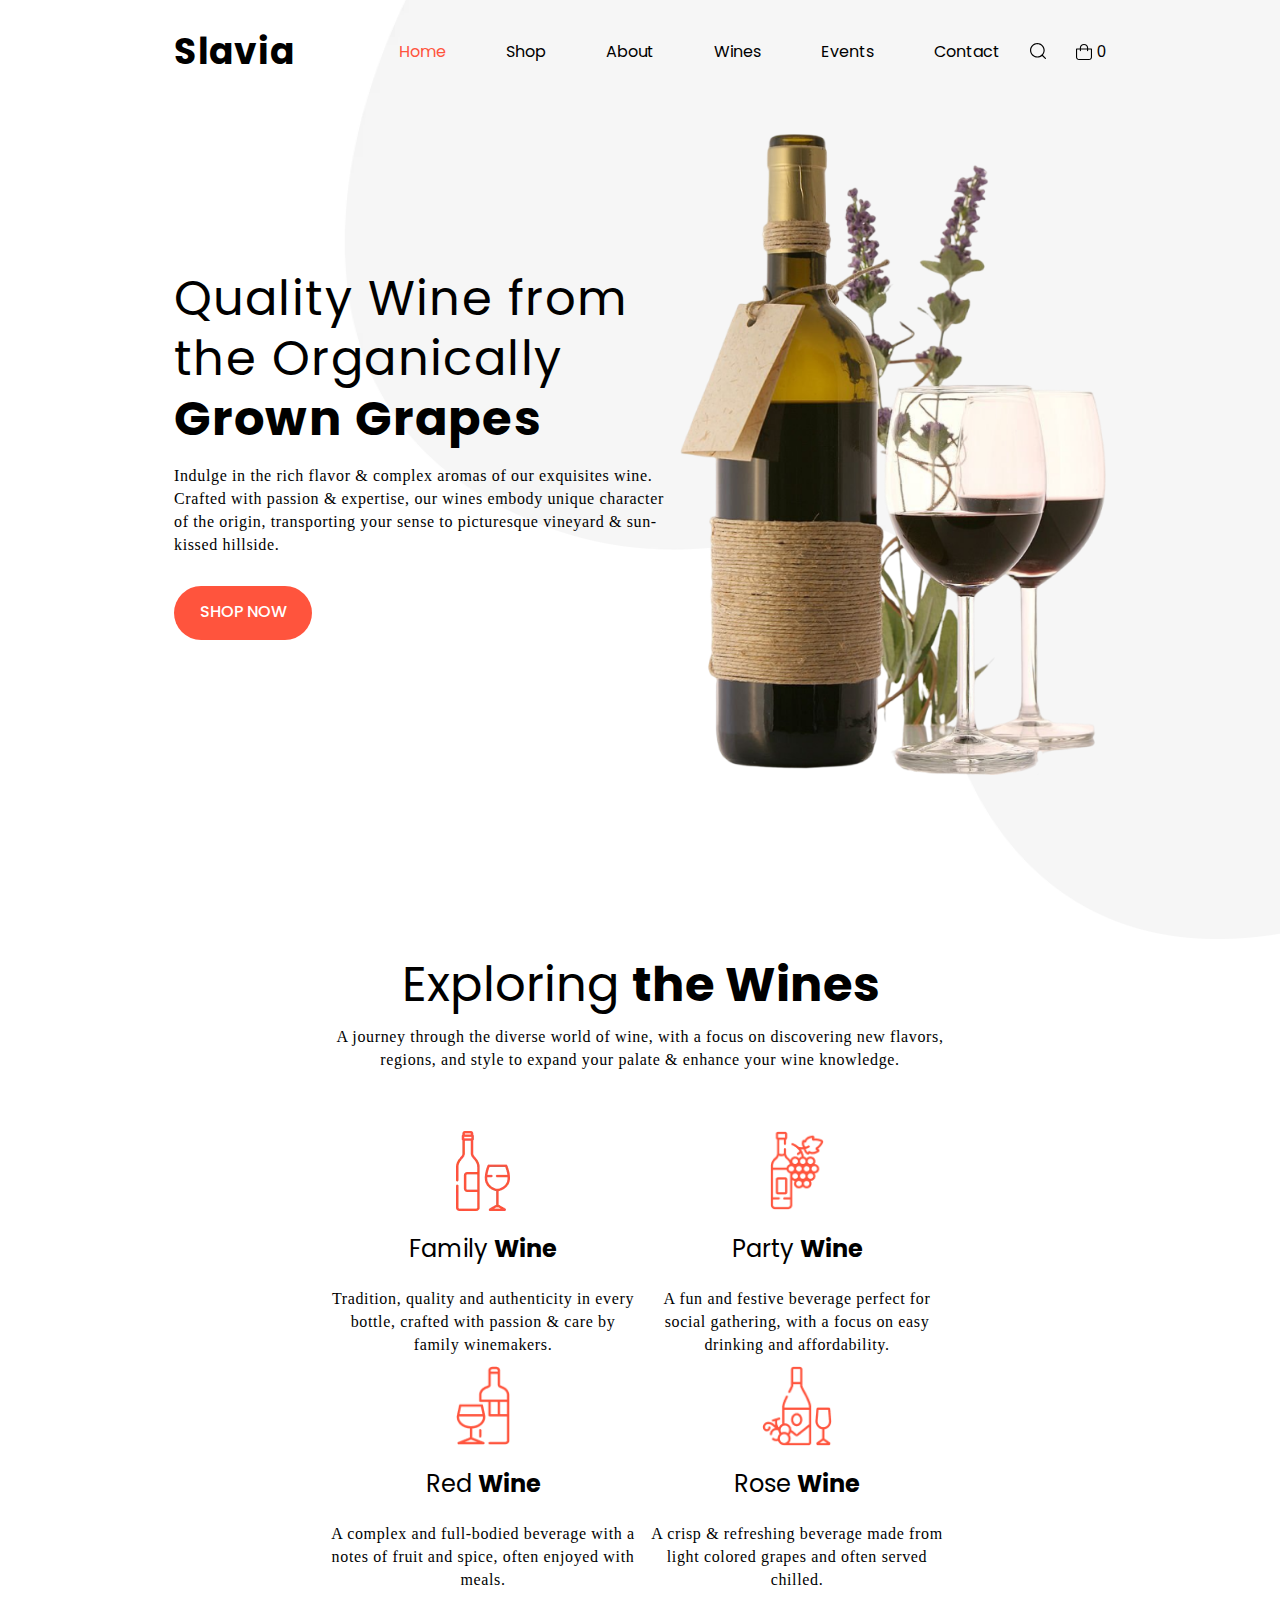
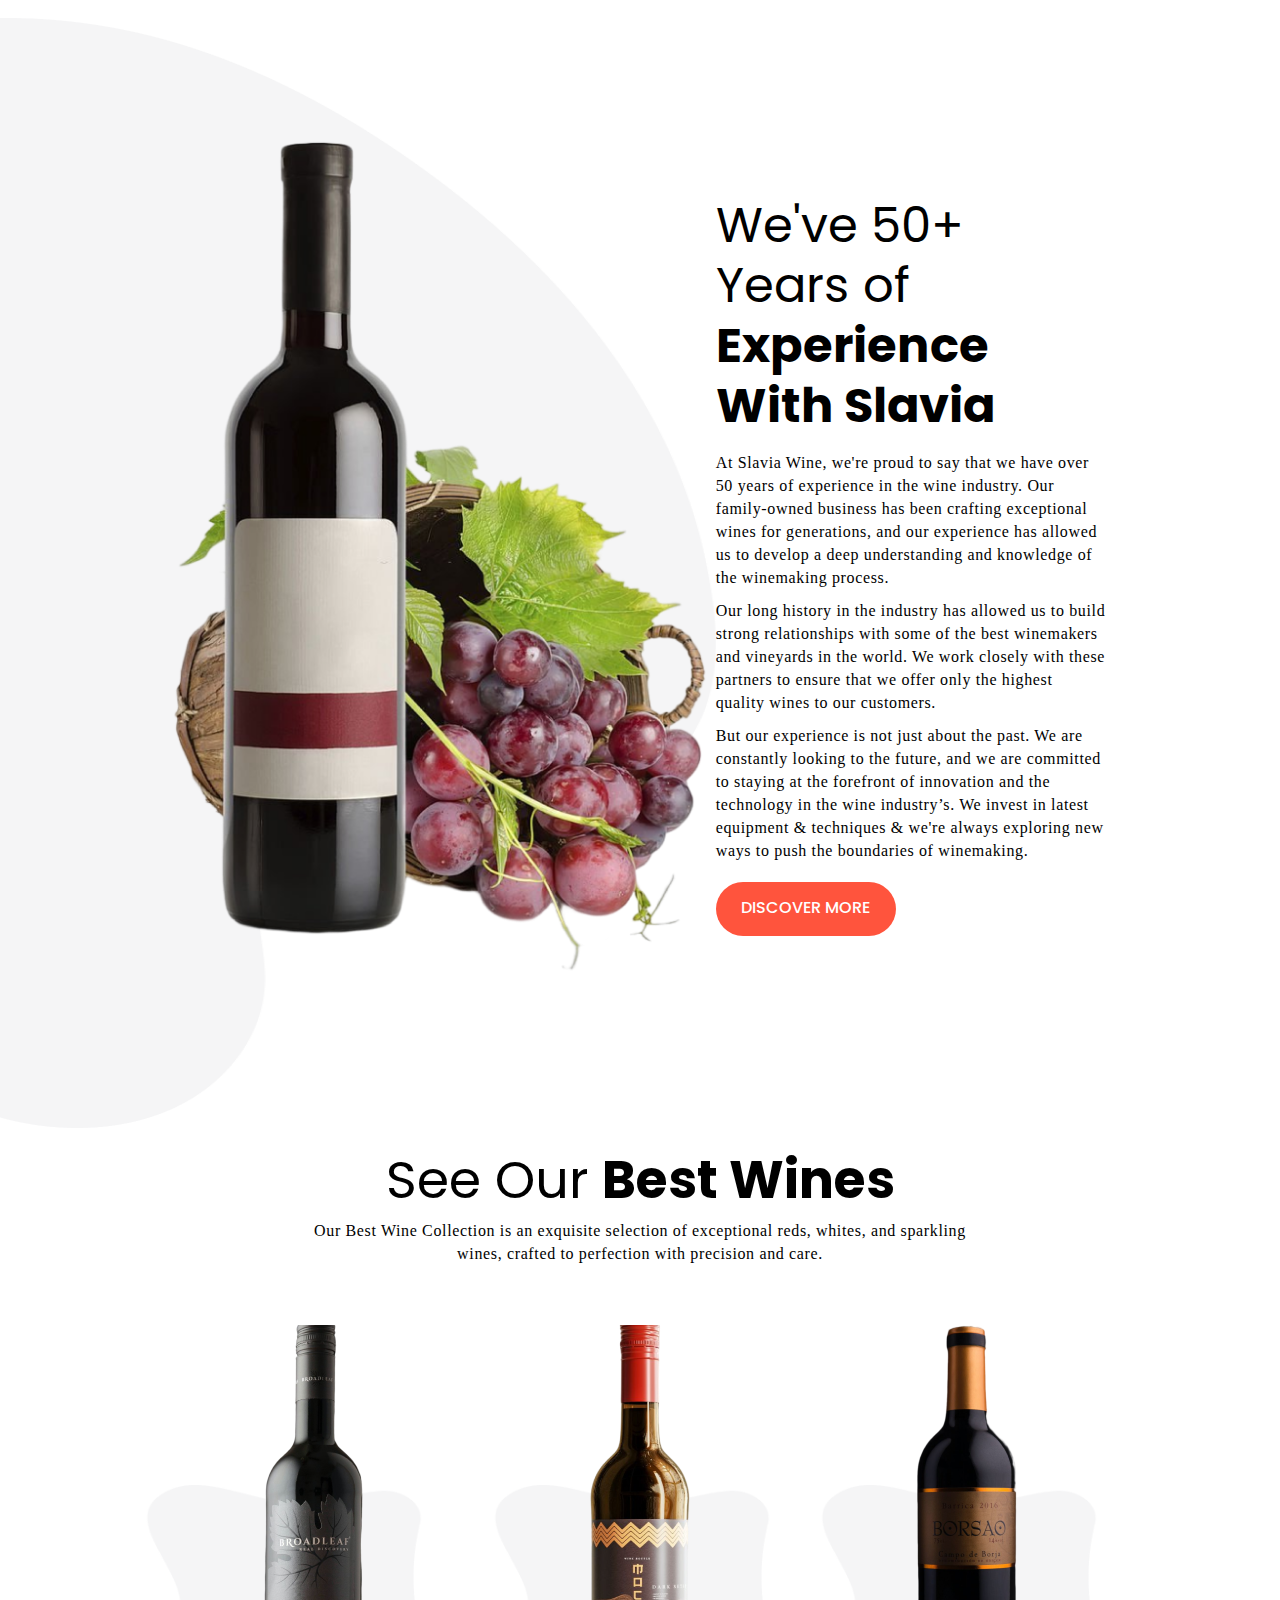
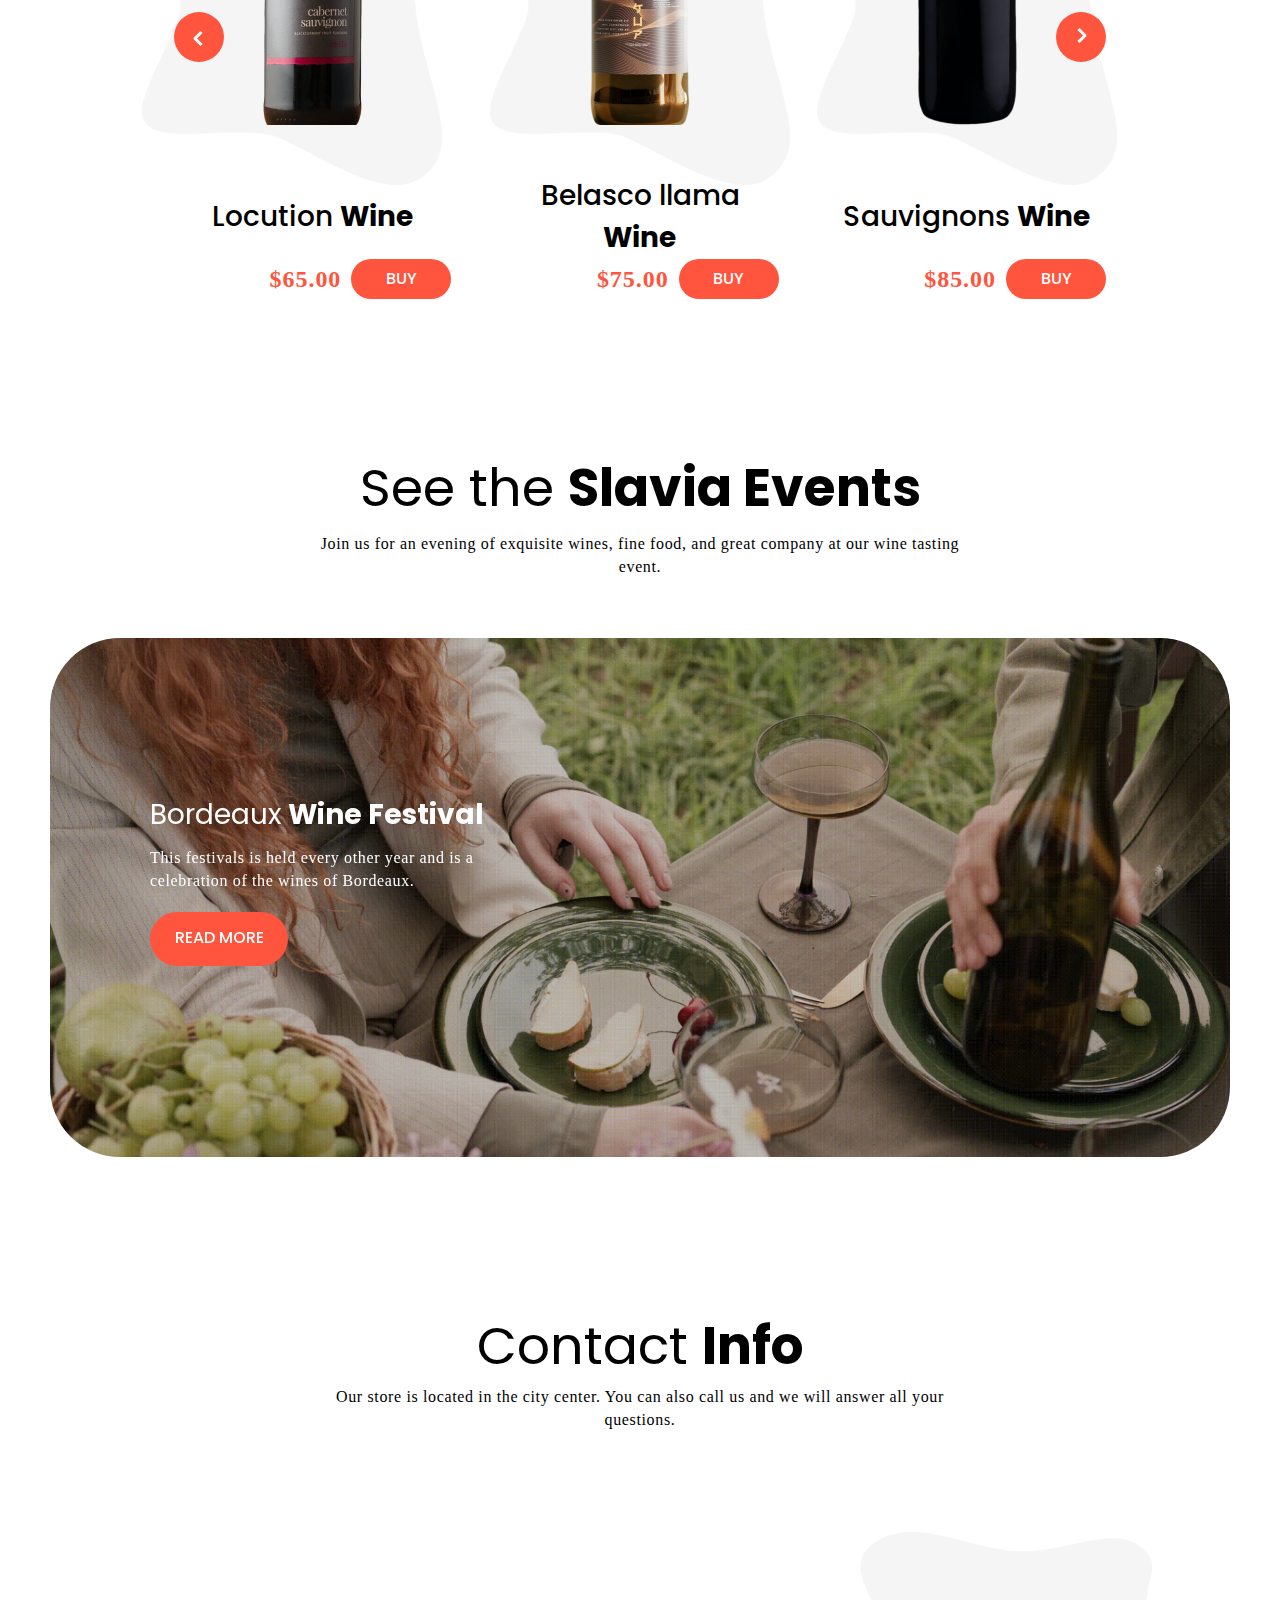
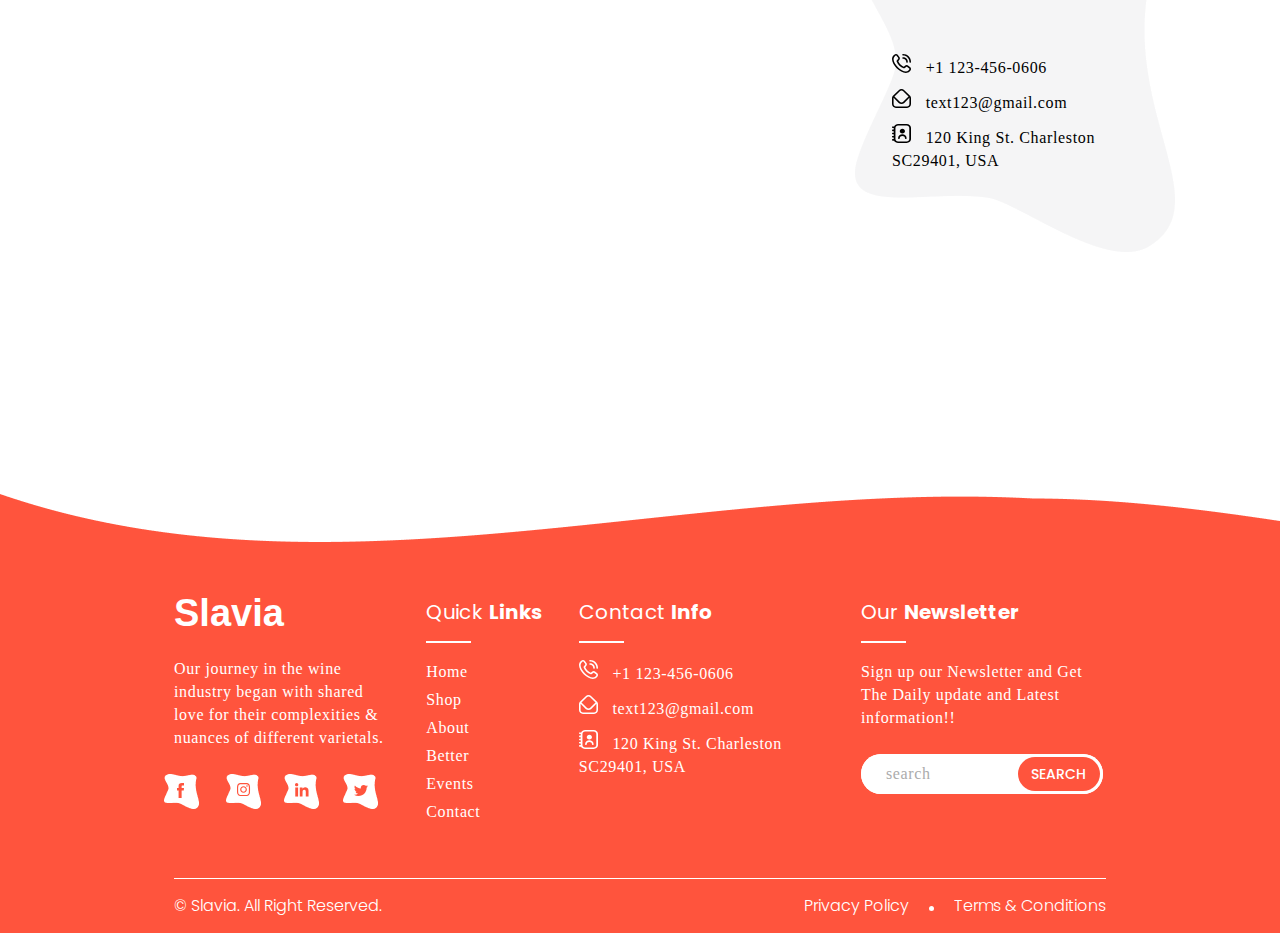
<file: index.html>
<!DOCTYPE html>
<html lang="en">
  <head>
  <meta charset="UTF-8" />
  <meta http-equiv="X-UA-Compatible" content="IE=edge" />
  <meta name="viewport" content="width=device-width, initial-scale=1.0" />
  <link
  rel="stylesheet"
  href="https://cdn.jsdelivr.net/npm/swiper@9/swiper-bundle.min.css?-v=20230626225344"
/>
  <link rel="stylesheet" href="css/style.min.css?-v=20230626225344" />
        <!--не удалять этот скрипт-->
        <script defer src="https://cdn.jsdelivr.net/npm/swiper@9/swiper-bundle.min.js?-v=20230626225344"></script>
<script defer src="js/app.min.js?-v=20230626225344"></script>

  <title>Главная</title>
</head>


  <body>
    <div class="n__con page__section_1">

      <div class="wrapper">
        <!-- 111111111111111111111111111111111111 -->
<!-- для одностраничников плавный переход -->
<!-- data-goto=".page__section_1 атрибут обязателен для ссылок. Для секций куда нужно плавно скролить установить класс page__section_1 -->
<!-- 222222222222222222222222222222222222222 -->
<!-- для многостраничников -->
<!-- <a href="../about.html"class="menu__link ">Раздел1</a>  установить условие. Для другой страницы установить-->

<div class="header__menu menu ">
  <div class="logo">
    <a href="##">Slavia</a>
  </div>
  <div class="menu__container">
    <nav class="menu__body">
      <ul class="menu__list">
        <li class="menu__item">
          <a
            data-goto=".page__section_1"
            href="index.html"
            class="menu__link  "
            >Home</a
          >
        </li>
        <li class="menu__item">
          <a
            
            href="shop.html"
            class="menu__link "
            >Shop</a
          >
        </li>
        <li class="menu__item">
          <a
            data-goto=".page__section_3"
            href="index.html?pageSection=page__section_3"
            class="menu__link "
            >About</a
          >
        </li>
        <li class="menu__item">
          <a
            data-goto=".page__section_4"
            href="index.html?pageSection=page__section_4"
            class="menu__link "
            >Wines</a
          >
        </li>
        <li class="menu__item">
          <a
            data-goto=".page__section_5"
            href="index.html?pageSection=page__section_5"
            class="menu__link "
            >Events</a
          >
        </li>
        <li class="menu__item">
          <a
            data-goto=".page__section_6"
            href="index.html?pageSection=page__section_6"
            class="menu__link "
            >Contact</a
          >
        </li>
      </ul>
    </nav>
    <div class="search__container">
      <svg
        class="search__svg"
        width="16"
        height="16"
        viewBox="0 0 16 16"
        xmlns="http://www.w3.org/2000/svg"
      >
        <path
          d="M7.35483 14.5707C9.13146 14.5707 10.7632 13.9411 12.0373 12.8984L14.9934 15.8272C15.1087 15.9414 15.2595 16 15.4103 16C15.561 16 15.7118 15.9414 15.8271 15.8272C16.0576 15.5988 16.0576 15.2268 15.8271 14.9984L12.8828 12.0813C14.0179 10.7985 14.7067 9.12026 14.7067 7.28684C14.7067 3.26853 11.4077 0 7.35187 0C3.29607 0 0 3.2656 0 7.28391C0 11.3022 3.29903 14.5707 7.35483 14.5707ZM7.35483 1.16859C10.7573 1.16859 13.5272 3.90994 13.5272 7.28391C13.5272 10.6579 10.7573 13.3992 7.35483 13.3992C3.95233 13.3992 1.18245 10.655 1.18245 7.28391C1.18245 3.91287 3.95233 1.16859 7.35483 1.16859Z"
        />
      </svg>
      <div class="menu__search search d-none">
        <input type="text" placeholder="search" />
        <div class="buton__search button__layout">search</div>
      </div>
    </div>
    <div class="busket__container">
      <svg
        class="busket__svg"
        width="16"
        height="16"
        viewBox="0 0 16 16"
        xmlns="http://www.w3.org/2000/svg"
      >
        <path
          d="M3.11172 16H12.8883C14.6041 16 16 14.7545 16 13.2234V4.92308C16 4.65231 15.7517 4.43077 15.4483 4.43077H12.1379V3.69231C12.1379 1.65662 10.2814 0 8 0C5.71862 0 3.86207 1.65662 3.86207 3.69231V4.43077H0.551724C0.248276 4.43077 0 4.65231 0 4.92308V13.2234C0 14.7545 1.39586 16 3.11172 16ZM4.96552 3.69231C4.96552 2.19815 6.32552 0.984615 8 0.984615C9.67448 0.984615 11.0345 2.19815 11.0345 3.69231V4.43077H4.96552V3.69231ZM1.10345 5.41538H3.86207V6.64615C3.86207 6.91692 4.11034 7.13846 4.41379 7.13846C4.71724 7.13846 4.96552 6.91692 4.96552 6.64615V5.41538H11.0345V6.64615C11.0345 6.91692 11.2828 7.13846 11.5862 7.13846C11.8897 7.13846 12.1379 6.91692 12.1379 6.64615V5.41538H14.8966V13.2234C14.8966 14.2105 13.9945 15.0154 12.8883 15.0154H3.11172C2.00552 15.0154 1.10345 14.2105 1.10345 13.2234V5.41538Z"
        />
      </svg>
      <span class="busket__counter">0</span>
    </div>
    <button type="button" class="icon-menu"><span></span></button>
  </div>
</div>

        <header class="header">
  <div class="header__container _container">
    <div class="header__qualitywine">
      <h3>Quality Wine from the Organically <span>Grown Grapes</span></h3>
      <p>
        Indulge in the rich flavor & complex aromas of our exquisites wine.
        Crafted with passion & expertise, our wines embody unique character of
        the origin, transporting your sense to picturesque vineyard & sun-kissed
        hillside.
      </p>
      <div class="header__button button__layout">
        <a href="shop.html">
          Shop Now
        </a>
      </div> 
    </div>
    <div id="shopNowBtn" class="header__image"><img src="img/[Downloader 3.png" alt="wine"></div>
  </div>
</header>

        <main class="page">
          <div class="about page__section_3">
  <div class="about__container">
    <h3>Exploring <span>the Wines</span></h3>
    <p>
      A journey through the diverse world of wine, with a focus on discovering
      new flavors, regions, and style to expand your palate & enhance your wine
      knowledge.
    </p>
    <div class="about__list">
      <div class="about__item">
        <div class="about__img">
          <picture><source srcset="img/Group.webp" type="image/webp"><img src="img/Group.png" alt="family wine" /></picture>
        </div>
        <h5>Family <span>Wine</span></h5>
        <p>
          Tradition, quality and authenticity in every bottle, crafted with
          passion & care by family winemakers.
        </p>
      </div>
      <div class="about__item">
        <div class="about__img">
          <img src="img/Group 1000004971.png" alt="family wine" />
        </div>
        <h5>Party <span>Wine</span></h5>
        <p>
          A fun and festive beverage perfect for social gathering, with a focus
          on easy drinking and affordability.
        </p>
      </div>
      <div class="about__item">
        <div class="about__img">
          <img src="img/Group (1).png" alt="family wine" />
        </div>
        <h5>Red <span>Wine</span></h5>
        <p>
          A complex and full-bodied beverage with a notes of fruit and spice,
          often enjoyed with meals.
        </p>
      </div>
      <div class="about__item">
        <div class="about__img">
          <img src="img/Group 1000004974.png" alt="family wine" />
        </div>
        <h5>Rose <span>Wine</span></h5>
        <p>
          A crisp & refreshing beverage made from light colored grapes and often
          served chilled.
        </p>
      </div>
    </div>
    <div class="about__body">
      <div class="about__body_img">
        <img src="img/[Downloader 12.png" alt="" />
      </div>
      <div class="about__content">
        <h5>We've 50+ Years of <span>Experience With Slavia</span></h5>
        <p>
          At Slavia Wine, we're proud to say that we have over 50 years of
          experience in the wine industry. Our family-owned business has been
          crafting exceptional wines for generations, and our experience has
          allowed us to develop a deep understanding and knowledge of the
          winemaking process.
        </p>
        <p>
          Our long history in the industry has allowed us to build strong
          relationships with some of the best winemakers and vineyards in the
          world. We work closely with these partners to ensure that we offer
          only the highest quality wines to our customers.
        </p>
        <p>
          But our experience is not just about the past. We are constantly
          looking to the future, and we are committed to staying at the
          forefront of innovation and the technology in the wine industry’s. We
          invest in latest equipment & techniques & we're always exploring new
          ways to push the boundaries of winemaking.
        </p>
        <div class="about__button button__layout">
          <a target="_blank" href="https://en.wikipedia.org/wiki/Wine#Tasting"> Discover More </a>
        </div>
      </div>
    </div>
  </div>
</div>

          <div class="bestwines page__section_4" >
  <div class="bestwines__container">
    <h5>See Our <span>Best Wines</span></h5>
    <p>
      Our Best Wine Collection is an exquisite selection of exceptional reds,
      whites, and sparkling wines, crafted to perfection with precision and
      care.
    </p>
    <div class="bestwines__body">
      <div class="bestwines__list bestwines__items">
        <div class="bestwines__item" data-id="9">
          <div class="bestwines__img">
            <img
              src="img/forDB/red/tony-flood-Ifm8MA4_4sw-unsplash.png"
              alt=""
            />
          </div>
          <p class="bestwines__name">Locution <span>Wine</span></p>
          <div class="buy">
              <p class="buy__price">$<span>65.00</span></p>
              <div class="buy__btn button__layout">buy</div>
              <div class="buy__counter d-none">
                <div id="minus" >-</div>
                <span id="count">1</span>
                <div id="plus">+</div>
              </div>
            </div>
        </div>
        <div class="bestwines__item" data-id="10">
            <div class="bestwines__img">
              <img
                src="img/forDB/white/pmv-chamara-4xW_XQcFoAM-unsplash.png"
                alt=""
              />
            </div>
            <p class="bestwines__name">Belasco llama <span>Wine</span></p>
            <div class="buy">
                <p class="buy__price">$<span>75.00</span></p>
                <div class="buy__btn button__layout">buy</div>
                <div class="buy__counter d-none">
                  <div id="minus" >-</div>
                  <span id="count">1</span>
                  <div id="plus">+</div>
                </div>
              </div>
          </div>
          <div class="bestwines__item" data-id="8">
            <div class="bestwines__img">
              <img
                src="img/forDB/red/isaac-quesada-eWGB9ukjWRc-unsplash.png"
                alt=""
              />
            </div>
            <p class="bestwines__name">Sauvignons <span>Wine</span></p>
            <div class="buy">
                <p class="buy__price">$<span>85.00</span></p>
                <div class="buy__btn button__layout">buy</div>
                <div class="buy__counter d-none">
                  <div id="minus" >-</div>
                  <span id="count">1</span>
                  <div id="plus">+</div>
                </div>
              </div>
          </div>
      </div>
      <div class="bestwines__btn_left"><span></span></div>
      <div class="bestwines__btn_right"><span></span></div>
    </div>
  </div>
</div>

          
        </main>
      </div>
      <div class="events page__section_5">
  <h5>See the <span>Slavia Events</span></h5>
  <p>
    Join us for an evening of exquisite wines, fine food, and great company at
    our wine tasting event.
  </p>
  <div class="events__container">
    <div class="events__list">
      <div class="events__link">
        <div class="events__img">
          <picture><source srcset="img/festival.webp" type="image/webp"><img src="img/festival.png" alt="festival"></picture>
        </div>
        <div class="events__body">
          <h5>Bordeaux <span>Wine Festival</span> </h5>
          <p>
            This festivals is held every other year and is a celebration of the
            wines of Bordeaux.
          </p>
          <a href="##">Read More</a>
        </div>
      </div>
      <div class="events__link">
        <div class="events__img">
          <picture><source srcset="img/expe.webp" type="image/webp"><img src="img/expe.png" alt="expe"></picture>
        </div>
        <div class="events__body">
          <h5>Spectator <span>Wine Expe.</span></h5>
          <p>
            It features over 250 wineries from around the world and includes
            testing's & food pairings.
          </p>
          <a href="##">Read More</a>
        </div>
      </div>
      <div class="events__link">
        <div class="events__img">
          <picture><source srcset="img/train.webp" type="image/webp"><img src="img/train.png" alt="trains"></picture>
        </div>
        <div class="events__body">
          <h5>Napa Valley <span>Wine Train</span></h5>
          <p>
            The Napa Valley Wine Train takes you on their scenic journey through
            Napa Valley.
          </p>
          <a href="##">Read More</a>
        </div>
      </div>
    </div>
  </div>
  <div class="slide-swiper__container swiper">
    <!-- Additional required wrapper -->
    <div class="slide-swiper__wrapper swiper-wrapper">
      <!-- Slides -->
      <div class="slide-swiper__item swiper-slide">
        <div class="slide-swiper__img">
          <img src="img/Mask group.png" alt="" />
        </div>
        <div class="events__description">
          <h5>Bordeaux <span>Wine Festival</span> </h5>
          <p>
            This festivals is held every other year and is a celebration of the
            wines of Bordeaux.
          </p>
          <div class="read-more button__layout">
            <a href="##">Read More</a>
          </div>
        </div>
      </div>
      <div class="slide-swiper__item swiper-slide">
        <div class="slide-swiper__img">
          <img
            src="img/1645054103_1-fikiwiki-com-p-kartinki-rozovoe-vino-1.jpg"
            alt=""
          />
        </div>
        <div class="events__description">
          <h5>Spectator <span>Wine Expe.</span></h5>
          <p>
            It features over 250 wineries from around the world and includes
            testing's & food pairings.
          </p>
          <div class="read-more button__layout">
            <a href="##">Read More</a>
          </div>
        </div>
      </div>
      <div class="slide-swiper__item swiper-slide">
        <div class="slide-swiper__img">
          <picture><source srcset="img/nemetskoye-vino-vino_i_bokal.webp" type="image/webp"><img src="img/nemetskoye-vino-vino_i_bokal.jpg" alt="" /></picture>
        </div>
        <sdiv class="events__description">
          <h5>Napa Valley <span>Wine Train</span></h5>
          <p>
            The Napa Valley Wine Train takes you on their scenic journey through
            Napa Valley.
          </p>
          <div class="read-more button__layout">
            <a href="##">Read More</a>
          </div>
        </sdiv>
      </div>
      ...
    </div>
    <!-- If we need pagination -->
    <div class="swiper-pagination"></div>
  </div>
</div>

      <div class="cotacts page__section_6">
  <div class="contacts__cotainer">
    <h5 id="contacts">Contact <span>Info</span></h5>
    <p>
      Our store is located in the city center. You can also call us and we will
      answer all your questions.
    </p>
    <div class="cotacts__body">
      <div class="contscts__maps">
        <iframe
          src="https://www.google.com/maps/embed?pb=!1m18!1m12!1m3!1d3354.5871605504976!2d-79.9325399!3d32.7766873!2m3!1f0!2f0!3f0!3m2!1i1024!2i768!4f13.1!3m3!1m2!1s0x88fe7a104df45875%3A0x961a7ca2436378eb!2zMTIwIEtpbmcgU3QsIENoYXJsZXN0b24sIFNDIDI5NDAxLCDQodCo0JA!5e0!3m2!1sru!2sru!4v1685647507186!5m2!1sru!2sru"
          width="600"
          height="450"
          style="border: 0"
          allowfullscreen=""
          loading="lazy"
          referrerpolicy="no-referrer-when-downgrade"
        ></iframe>
      </div>
      <div class="cotacts__info">
        <div class="footer__item footer__item_three contact__item">
          <ul>
            <li>
              <svg
                width="19"
                height="19"
                viewBox="0 0 19 19"
                fill="white"
                xmlns="http://www.w3.org/2000/svg"
              >
                <path
                  d="M10.2775 0.794236C10.2775 0.583927 10.361 0.382232 10.5097 0.233522C10.6584 0.0848111 10.8601 0.00126635 11.0704 0.00126635C13.1728 0.00357515 15.1883 0.839764 16.6749 2.32637C18.1615 3.81297 18.9977 5.82858 19 7.93096C19 8.14127 18.9165 8.34296 18.7677 8.49167C18.619 8.64038 18.4173 8.72393 18.207 8.72393C17.9967 8.72393 17.795 8.64038 17.6463 8.49167C17.4976 8.34296 17.4141 8.14127 17.4141 7.93096C17.4122 6.24907 16.7432 4.63661 15.554 3.44733C14.3647 2.25806 12.7523 1.58909 11.0704 1.5872C10.8601 1.5872 10.6584 1.50366 10.5097 1.35495C10.361 1.20624 10.2775 1.00454 10.2775 0.794236ZM11.0704 4.75908C11.9116 4.75908 12.7184 5.09326 13.3132 5.6881C13.9081 6.28295 14.2423 7.08973 14.2423 7.93096C14.2423 8.14127 14.3258 8.34296 14.4745 8.49167C14.6232 8.64038 14.8249 8.72393 15.0352 8.72393C15.2455 8.72393 15.4472 8.64038 15.5959 8.49167C15.7446 8.34296 15.8282 8.14127 15.8282 7.93096C15.8269 6.66949 15.3252 5.46006 14.4333 4.56807C13.5413 3.67608 12.3319 3.1744 11.0704 3.17314C10.8601 3.17314 10.6584 3.25669 10.5097 3.4054C10.361 3.55411 10.2775 3.7558 10.2775 3.96611C10.2775 4.17642 10.361 4.37812 10.5097 4.52683C10.6584 4.67554 10.8601 4.75908 11.0704 4.75908ZM18.2808 13.2748C18.7403 13.7356 18.9984 14.3598 18.9984 15.0106C18.9984 15.6614 18.7403 16.2856 18.2808 16.7464L17.5592 17.5782C11.0649 23.7959 -4.73878 7.99598 1.38286 1.48095L2.29476 0.687978C2.75608 0.24128 3.37471 -0.00583146 4.01683 0.000104521C4.65894 0.0060405 5.27291 0.264547 5.72589 0.719697C5.75047 0.744279 7.21982 2.65296 7.21982 2.65296C7.65581 3.111 7.89852 3.71944 7.89748 4.35182C7.89645 4.98419 7.65176 5.59184 7.21427 6.04845L6.29602 7.20301C6.80419 8.43775 7.55133 9.55991 8.49451 10.505C9.43769 11.4501 10.5583 12.1995 11.792 12.7102L12.9537 11.7864C13.4104 11.3492 14.0179 11.1048 14.6501 11.1039C15.2822 11.103 15.8905 11.3457 16.3483 11.7816C16.3483 11.7816 18.2562 13.2502 18.2808 13.2748ZM17.1897 14.4278C17.1897 14.4278 15.2921 12.9679 15.2675 12.9433C15.1042 12.7813 14.8835 12.6905 14.6534 12.6905C14.4234 12.6905 14.2026 12.7813 14.0393 12.9433C14.0178 12.9655 12.4185 14.2398 12.4185 14.2398C12.3107 14.3256 12.1824 14.3818 12.0463 14.403C11.9101 14.4241 11.7709 14.4094 11.6421 14.3604C10.0439 13.7653 8.59222 12.8337 7.38542 11.6286C6.17861 10.4236 5.24488 8.97326 4.64746 7.37588C4.59449 7.2454 4.57722 7.10317 4.59743 6.9638C4.61764 6.82444 4.67459 6.69297 4.76244 6.58291C4.76244 6.58291 6.03673 4.9827 6.05814 4.96208C6.22011 4.79872 6.31099 4.57798 6.31099 4.34793C6.31099 4.11787 6.22011 3.89714 6.05814 3.73377C6.03355 3.70998 4.57372 1.81082 4.57372 1.81082C4.40791 1.66215 4.19152 1.58252 3.96889 1.58827C3.74626 1.59402 3.53427 1.68471 3.37635 1.84175L2.46445 2.63472C-2.00942 8.01422 11.6858 20.9499 16.3999 16.495L17.1223 15.6624C17.2916 15.5056 17.3932 15.2891 17.4058 15.0587C17.4184 14.8283 17.3409 14.6021 17.1897 14.4278Z"
                />
              </svg>
              +1 123-456-0606
            </li>
            <li>
              <svg
                width="19"
                height="19"
                viewBox="0 0 19 19"
                fill="white"
                xmlns="http://www.w3.org/2000/svg"
              >
                <path
                  d="M17.78 6.40692L12.2985 1.1511C11.5557 0.415706 10.5534 0.00223197 9.50837 9.00971e-06C8.4633 -0.00221395 7.45932 0.406993 6.71333 1.13922L1.21917 6.40692C0.834903 6.77719 0.528962 7.22096 0.319524 7.71186C0.110086 8.20276 0.00142518 8.73078 0 9.26452L0 15.0399C0.00125705 16.0898 0.418698 17.0963 1.16076 17.8387C1.90282 18.5811 2.9089 18.9987 3.95833 19H15.0417C16.0911 18.9987 17.0972 18.5811 17.8392 17.8387C18.5813 17.0963 18.9987 16.0898 19 15.0399V9.26452C18.9986 8.7307 18.8899 8.20261 18.6803 7.71169C18.4707 7.22077 18.1646 6.77704 17.78 6.40692ZM7.82088 2.27101C8.26978 1.82589 8.87692 1.57721 9.50895 1.57959C10.141 1.58197 10.7462 1.8352 11.1918 2.28368L16.5332 7.40328L11.1791 12.7605C10.7265 13.1921 10.1253 13.4329 9.5 13.4329C8.87473 13.4329 8.27346 13.1921 7.82088 12.7605L2.46604 7.40328L7.82088 2.27101ZM17.4167 15.0399C17.4167 15.6701 17.1664 16.2744 16.721 16.72C16.2756 17.1656 15.6716 17.416 15.0417 17.416H3.95833C3.32844 17.416 2.72435 17.1656 2.27895 16.72C1.83356 16.2744 1.58333 15.6701 1.58333 15.0399V9.26452C1.58413 9.11078 1.59977 8.95747 1.63004 8.80674L6.70146 13.8804C7.4462 14.6182 8.45192 15.0321 9.5 15.0321C10.5481 15.0321 11.5538 14.6182 12.2985 13.8804L17.37 8.80674C17.4002 8.95747 17.4159 9.11078 17.4167 9.26452V15.0399Z"
                />
              </svg>
              text123@gmail.com
            </li>
            <li>
              <svg
                width="19"
                height="19"
                viewBox="0 0 19 19"
                fill="white"
                xmlns="http://www.w3.org/2000/svg"
              >
                <path
                  d="M14.6818 0H6.04545C5.2062 0.00101205 4.38546 0.226183 3.68359 0.647978C2.98172 1.06977 2.42916 1.66991 2.09345 2.375H0.863636C0.634586 2.375 0.414916 2.45841 0.252953 2.60687C0.09099 2.75534 0 2.9567 0 3.16667C0 3.37663 0.09099 3.57799 0.252953 3.72646C0.414916 3.87493 0.634586 3.95833 0.863636 3.95833H1.72727V5.54167H0.863636C0.634586 5.54167 0.414916 5.62507 0.252953 5.77354C0.09099 5.92201 0 6.12337 0 6.33333C0 6.5433 0.09099 6.74466 0.252953 6.89313C0.414916 7.04159 0.634586 7.125 0.863636 7.125H1.72727V8.70833H0.863636C0.634586 8.70833 0.414916 8.79174 0.252953 8.94021C0.09099 9.08867 0 9.29004 0 9.5C0 9.70996 0.09099 9.91133 0.252953 10.0598C0.414916 10.2083 0.634586 10.2917 0.863636 10.2917H1.72727V11.875H0.863636C0.634586 11.875 0.414916 11.9584 0.252953 12.1069C0.09099 12.2553 0 12.4567 0 12.6667C0 12.8766 0.09099 13.078 0.252953 13.2265C0.414916 13.3749 0.634586 13.4583 0.863636 13.4583H1.72727V15.0417H0.863636C0.634586 15.0417 0.414916 15.1251 0.252953 15.2735C0.09099 15.422 0 15.6234 0 15.8333C0 16.0433 0.09099 16.2447 0.252953 16.3931C0.414916 16.5416 0.634586 16.625 0.863636 16.625H2.09345C2.42916 17.3301 2.98172 17.9302 3.68359 18.352C4.38546 18.7738 5.2062 18.999 6.04545 19H14.6818C15.8267 18.9987 16.9242 18.5813 17.7337 17.8392C18.5432 17.0972 18.9986 16.0911 19 15.0417V3.95833C18.9986 2.9089 18.5432 1.90282 17.7337 1.16076C16.9242 0.418698 15.8267 0.00125705 14.6818 0V0ZM17.2727 15.0417C17.2727 15.6716 16.9998 16.2756 16.5139 16.721C16.028 17.1664 15.369 17.4167 14.6818 17.4167H6.04545C5.3583 17.4167 4.6993 17.1664 4.21341 16.721C3.72752 16.2756 3.45455 15.6716 3.45455 15.0417V3.95833C3.45455 3.32844 3.72752 2.72435 4.21341 2.27895C4.6993 1.83356 5.3583 1.58333 6.04545 1.58333H14.6818C15.369 1.58333 16.028 1.83356 16.5139 2.27895C16.9998 2.72435 17.2727 3.32844 17.2727 3.95833V15.0417ZM10.3636 9.5C11.0508 9.5 11.7098 9.24978 12.1957 8.80438C12.6816 8.35898 12.9545 7.75489 12.9545 7.125C12.9545 6.49511 12.6816 5.89102 12.1957 5.44562C11.7098 5.00022 11.0508 4.75 10.3636 4.75C9.67649 4.75 9.01748 5.00022 8.53159 5.44562C8.0457 5.89102 7.77273 6.49511 7.77273 7.125C7.77273 7.75489 8.0457 8.35898 8.53159 8.80438C9.01748 9.24978 9.67649 9.5 10.3636 9.5ZM14.6818 14.25C14.6818 14.46 14.5908 14.6613 14.4289 14.8098C14.2669 14.9583 14.0472 15.0417 13.8182 15.0417C13.5891 15.0417 13.3695 14.9583 13.2075 14.8098C13.0455 14.6613 12.9545 14.46 12.9545 14.25C12.9545 13.6201 12.6816 13.016 12.1957 12.5706C11.7098 12.1252 11.0508 11.875 10.3636 11.875C9.67649 11.875 9.01748 12.1252 8.53159 12.5706C8.0457 13.016 7.77273 13.6201 7.77273 14.25C7.77273 14.46 7.68174 14.6613 7.51977 14.8098C7.35781 14.9583 7.13814 15.0417 6.90909 15.0417C6.68004 15.0417 6.46037 14.9583 6.29841 14.8098C6.13644 14.6613 6.04545 14.46 6.04545 14.25C6.22768 9.01867 14.5013 9.02025 14.6818 14.25Z"
                />
              </svg>
              120 King St. Charleston SC29401, USA
            </li>
          </ul>
        </div>
      </div>
    </div>
  </div>
</div>

    <footer class="footer">
  <div class="footer__container">
    <div class="footer__body">
      <div class="footer__item footer__item_one">
        <h5>Slavia</h5>
        <p>
          Our journey in the wine industry began with shared love for their
          complexities & nuances of different varietals.
        </p>
        <div class="footer__messengers">
          <div class="footer__messengers_svg">
            <svg
              class="svg"
              width="7"
              height="15"
              viewBox="0 0 7 15"
              fill="#FF543D"
              xmlns="http://www.w3.org/2000/svg"
            >
              <path
                d="M1.5826 15H4.62608V7.40964H6.75652L7 4.87952H4.62608C4.62608 4.87952 4.62608 3.91566 4.62608 3.43374C4.62608 2.83133 4.74783 2.59036 5.35652 2.59036C5.84348 2.59036 7 2.59036 7 2.59036V0C7 0 5.23478 0 4.86957 0C2.61739 0 1.5826 0.963855 1.5826 2.89157C1.5826 4.51807 1.5826 4.93976 1.5826 4.93976H0V7.53012H1.5826V15Z"
              />
            </svg>
          </div>
          <div class="footer__messengers_svg">
            <svg
              width="14"
              height="14"
              viewBox="0 0 14 14"
              fill="#FF543D"
              xmlns="http://www.w3.org/2000/svg"
            >
              <path
                d="M6.52273 1.21228C8.25456 1.21228 8.48547 1.21228 9.1782 1.27001C9.8132 1.32773 10.1596 1.38546 10.3905 1.50092C10.6791 1.61637 10.91 1.73183 11.1409 1.96274C11.3718 2.19365 11.4873 2.42456 11.6028 2.7132C11.7182 2.94411 11.7759 3.29047 11.8337 3.92548C11.8914 4.61821 11.8914 4.79139 11.8914 6.58095C11.8914 8.31278 11.8914 8.54368 11.8337 9.23642C11.7759 9.87142 11.7182 10.2178 11.6028 10.4487C11.4873 10.7373 11.3718 10.9682 11.1409 11.1992C10.91 11.4301 10.6791 11.5455 10.3905 11.661C10.1596 11.7764 9.8132 11.8342 9.1782 11.8919C8.48547 11.9496 8.31228 11.9496 6.52273 11.9496C4.7909 11.9496 4.55999 11.9496 3.86726 11.8919C3.23226 11.8342 2.88589 11.7764 2.65498 11.661C2.36634 11.5455 2.13543 11.4301 1.90452 11.1992C1.67361 10.9682 1.55816 10.7373 1.4427 10.4487C1.32725 10.2178 1.26952 9.87142 1.21179 9.23642C1.15406 8.54368 1.15406 8.3705 1.15406 6.58095C1.15406 4.84912 1.15406 4.61821 1.21179 3.92548C1.26952 3.29047 1.32725 2.94411 1.4427 2.7132C1.55816 2.42456 1.67361 2.19365 1.90452 1.96274C2.13543 1.73183 2.36634 1.61637 2.65498 1.50092C2.88589 1.38546 3.23226 1.32773 3.86726 1.27001C4.61772 1.21228 4.7909 1.21228 6.52273 1.21228ZM6.52273 0C4.73317 0 4.50226 -8.81713e-07 3.80953 0.0577267C3.1168 0.115454 2.65498 0.173182 2.25089 0.346365C1.84679 0.519548 1.4427 0.75046 1.09634 1.09683C0.74997 1.44319 0.51906 1.84728 0.345877 2.25138C0.172694 2.65547 0.057239 3.11729 0.057239 3.81002C-0.000488612 4.50275 -0.000488281 4.73366 -0.000488281 6.52322C-0.000488281 8.31278 -0.000488612 8.54368 0.057239 9.23642C0.114967 9.92915 0.172694 10.391 0.345877 10.7951C0.51906 11.1992 0.74997 11.6032 1.09634 11.9496C1.4427 12.296 1.84679 12.5269 2.25089 12.7001C2.65498 12.8733 3.1168 12.9887 3.80953 12.9887C4.50226 13.0464 4.73317 13.0464 6.52273 13.0464C8.31228 13.0464 8.5432 13.0464 9.23593 12.9887C9.92866 12.931 10.3905 12.8733 10.7946 12.7001C11.1987 12.5269 11.6028 12.296 11.9491 11.9496C12.2955 11.6032 12.5264 11.1992 12.6996 10.7951C12.8728 10.391 12.9882 9.92915 12.9882 9.23642C13.0459 8.54368 13.0459 8.31278 13.0459 6.52322C13.0459 4.73366 13.0459 4.50275 12.9882 3.81002C12.9305 3.11729 12.8728 2.65547 12.6996 2.25138C12.5264 1.84728 12.2955 1.44319 11.9491 1.09683C11.6028 0.75046 11.1987 0.519548 10.7946 0.346365C10.3905 0.173182 9.92866 0.0577267 9.23593 0.0577267C8.5432 -8.81713e-07 8.31228 0 6.52273 0Z"
              />
              <path
                d="M6.52288 3.17139C4.6756 3.17139 3.17468 4.67231 3.17468 6.51959C3.17468 8.36687 4.6756 9.86779 6.52288 9.86779C8.37017 9.86779 9.87108 8.36687 9.87108 6.51959C9.87108 4.67231 8.42789 3.17139 6.52288 3.17139ZM6.52288 8.71324C5.3106 8.71324 4.32923 7.73187 4.32923 6.51959C4.32923 5.30731 5.3106 4.32594 6.52288 4.32594C7.73516 4.32594 8.71653 5.30731 8.71653 6.51959C8.71653 7.73187 7.73516 8.71324 6.52288 8.71324Z"
              />
              <path
                d="M10.7969 3.05672C10.7969 3.46082 10.4505 3.86491 9.98873 3.86491C9.58463 3.86491 9.18054 3.51854 9.18054 3.05672C9.18054 2.65263 9.52691 2.24854 9.98873 2.24854C10.4505 2.24854 10.7969 2.5949 10.7969 3.05672Z"
              />
            </svg>
          </div>
          <div class="footer__messengers_svg">
            <svg
              width="14"
              height="14"
              viewBox="0 0 14 14"
              fill="#FF543D"
              xmlns="http://www.w3.org/2000/svg"
            >
              <path d="M3.08989 4.46826H0.263672V13.5385H3.08989V4.46826Z" />
              <path
                d="M1.64316 3.28631C2.55065 3.28631 3.28631 2.55065 3.28631 1.64316C3.28631 0.735666 2.55065 0 1.64316 0C0.735666 0 0 0.735666 0 1.64316C0 2.55065 0.735666 3.28631 1.64316 3.28631Z"
              />
              <path
                d="M7.55897 8.73902C7.55897 7.49022 8.15049 6.7015 9.26784 6.7015C10.3195 6.7015 10.7796 7.4245 10.7796 8.73902C10.7796 10.0535 10.7796 13.4713 10.7796 13.4713H13.54C13.54 13.4713 13.54 10.185 13.54 7.75313C13.54 5.32126 12.1598 4.13818 10.2537 4.13818C8.34767 4.13818 7.49324 5.64988 7.49324 5.64988V4.40108H4.79846V13.4713H7.49324C7.55897 13.537 7.55897 10.185 7.55897 8.73902Z"
              />
            </svg>
          </div>
          <div class="footer__messengers_svg">
            <svg
              width="14"
              height="11"
              viewBox="0 0 14 11"
              fill="#FF543D"
              xmlns="http://www.w3.org/2000/svg"
            >
              <path
                d="M0 9.76404C1.27854 10.5674 2.81278 11 4.41096 11C9.78082 11 12.7854 6.61236 12.5936 2.7191C13.1689 2.34831 13.6164 1.85393 14 1.29775C13.4886 1.54494 12.9132 1.66854 12.3379 1.73034C12.9132 1.35955 13.3607 0.865169 13.6164 0.185393C13.0411 0.494382 12.4658 0.741573 11.7626 0.865168C11.2511 0.308989 10.484 0 9.65297 0C7.79909 0 6.45662 1.66854 6.84018 3.39888C4.47489 3.27528 2.30137 2.16292 0.894977 0.494382C0.127854 1.73034 0.511416 3.39888 1.78995 4.20225C1.34247 4.20225 0.894977 4.07865 0.511416 3.83146C0.511416 5.12921 1.40639 6.30337 2.81278 6.61236C2.42922 6.73596 1.98173 6.73595 1.53425 6.67416C1.91781 7.78652 2.94064 8.58989 4.21918 8.58989C3.00457 9.51685 1.53425 9.94944 0 9.76404Z"
              />
            </svg>
          </div>
        </div>
      </div>
      <div class="footer__item footer__item_two">
        <h5>Quick <span>Links</span></h5>
        <ul>
          <li>Home</li>
          <li>Shop</li>
          <li>About</li>
          <li>Better</li>
          <li>Events</li>
          <li>Contact</li>
        </ul>
      </div>
      <div class="footer__item footer__item_three">
        <h5>Contact <span>Info</span></h5>
        <ul>
          <li>
            <svg
              width="19"
              height="19"
              viewBox="0 0 19 19"
              fill="white"
              xmlns="http://www.w3.org/2000/svg"
            >
              <path
                d="M10.2775 0.794236C10.2775 0.583927 10.361 0.382232 10.5097 0.233522C10.6584 0.0848111 10.8601 0.00126635 11.0704 0.00126635C13.1728 0.00357515 15.1883 0.839764 16.6749 2.32637C18.1615 3.81297 18.9977 5.82858 19 7.93096C19 8.14127 18.9165 8.34296 18.7677 8.49167C18.619 8.64038 18.4173 8.72393 18.207 8.72393C17.9967 8.72393 17.795 8.64038 17.6463 8.49167C17.4976 8.34296 17.4141 8.14127 17.4141 7.93096C17.4122 6.24907 16.7432 4.63661 15.554 3.44733C14.3647 2.25806 12.7523 1.58909 11.0704 1.5872C10.8601 1.5872 10.6584 1.50366 10.5097 1.35495C10.361 1.20624 10.2775 1.00454 10.2775 0.794236ZM11.0704 4.75908C11.9116 4.75908 12.7184 5.09326 13.3132 5.6881C13.9081 6.28295 14.2423 7.08973 14.2423 7.93096C14.2423 8.14127 14.3258 8.34296 14.4745 8.49167C14.6232 8.64038 14.8249 8.72393 15.0352 8.72393C15.2455 8.72393 15.4472 8.64038 15.5959 8.49167C15.7446 8.34296 15.8282 8.14127 15.8282 7.93096C15.8269 6.66949 15.3252 5.46006 14.4333 4.56807C13.5413 3.67608 12.3319 3.1744 11.0704 3.17314C10.8601 3.17314 10.6584 3.25669 10.5097 3.4054C10.361 3.55411 10.2775 3.7558 10.2775 3.96611C10.2775 4.17642 10.361 4.37812 10.5097 4.52683C10.6584 4.67554 10.8601 4.75908 11.0704 4.75908ZM18.2808 13.2748C18.7403 13.7356 18.9984 14.3598 18.9984 15.0106C18.9984 15.6614 18.7403 16.2856 18.2808 16.7464L17.5592 17.5782C11.0649 23.7959 -4.73878 7.99598 1.38286 1.48095L2.29476 0.687978C2.75608 0.24128 3.37471 -0.00583146 4.01683 0.000104521C4.65894 0.0060405 5.27291 0.264547 5.72589 0.719697C5.75047 0.744279 7.21982 2.65296 7.21982 2.65296C7.65581 3.111 7.89852 3.71944 7.89748 4.35182C7.89645 4.98419 7.65176 5.59184 7.21427 6.04845L6.29602 7.20301C6.80419 8.43775 7.55133 9.55991 8.49451 10.505C9.43769 11.4501 10.5583 12.1995 11.792 12.7102L12.9537 11.7864C13.4104 11.3492 14.0179 11.1048 14.6501 11.1039C15.2822 11.103 15.8905 11.3457 16.3483 11.7816C16.3483 11.7816 18.2562 13.2502 18.2808 13.2748ZM17.1897 14.4278C17.1897 14.4278 15.2921 12.9679 15.2675 12.9433C15.1042 12.7813 14.8835 12.6905 14.6534 12.6905C14.4234 12.6905 14.2026 12.7813 14.0393 12.9433C14.0178 12.9655 12.4185 14.2398 12.4185 14.2398C12.3107 14.3256 12.1824 14.3818 12.0463 14.403C11.9101 14.4241 11.7709 14.4094 11.6421 14.3604C10.0439 13.7653 8.59222 12.8337 7.38542 11.6286C6.17861 10.4236 5.24488 8.97326 4.64746 7.37588C4.59449 7.2454 4.57722 7.10317 4.59743 6.9638C4.61764 6.82444 4.67459 6.69297 4.76244 6.58291C4.76244 6.58291 6.03673 4.9827 6.05814 4.96208C6.22011 4.79872 6.31099 4.57798 6.31099 4.34793C6.31099 4.11787 6.22011 3.89714 6.05814 3.73377C6.03355 3.70998 4.57372 1.81082 4.57372 1.81082C4.40791 1.66215 4.19152 1.58252 3.96889 1.58827C3.74626 1.59402 3.53427 1.68471 3.37635 1.84175L2.46445 2.63472C-2.00942 8.01422 11.6858 20.9499 16.3999 16.495L17.1223 15.6624C17.2916 15.5056 17.3932 15.2891 17.4058 15.0587C17.4184 14.8283 17.3409 14.6021 17.1897 14.4278Z"
              />
            </svg>
            +1 123-456-0606
          </li>
          <li>
            <svg
              width="19"
              height="19"
              viewBox="0 0 19 19"
              fill="white"
              xmlns="http://www.w3.org/2000/svg"
            >
              <path
                d="M17.78 6.40692L12.2985 1.1511C11.5557 0.415706 10.5534 0.00223197 9.50837 9.00971e-06C8.4633 -0.00221395 7.45932 0.406993 6.71333 1.13922L1.21917 6.40692C0.834903 6.77719 0.528962 7.22096 0.319524 7.71186C0.110086 8.20276 0.00142518 8.73078 0 9.26452L0 15.0399C0.00125705 16.0898 0.418698 17.0963 1.16076 17.8387C1.90282 18.5811 2.9089 18.9987 3.95833 19H15.0417C16.0911 18.9987 17.0972 18.5811 17.8392 17.8387C18.5813 17.0963 18.9987 16.0898 19 15.0399V9.26452C18.9986 8.7307 18.8899 8.20261 18.6803 7.71169C18.4707 7.22077 18.1646 6.77704 17.78 6.40692ZM7.82088 2.27101C8.26978 1.82589 8.87692 1.57721 9.50895 1.57959C10.141 1.58197 10.7462 1.8352 11.1918 2.28368L16.5332 7.40328L11.1791 12.7605C10.7265 13.1921 10.1253 13.4329 9.5 13.4329C8.87473 13.4329 8.27346 13.1921 7.82088 12.7605L2.46604 7.40328L7.82088 2.27101ZM17.4167 15.0399C17.4167 15.6701 17.1664 16.2744 16.721 16.72C16.2756 17.1656 15.6716 17.416 15.0417 17.416H3.95833C3.32844 17.416 2.72435 17.1656 2.27895 16.72C1.83356 16.2744 1.58333 15.6701 1.58333 15.0399V9.26452C1.58413 9.11078 1.59977 8.95747 1.63004 8.80674L6.70146 13.8804C7.4462 14.6182 8.45192 15.0321 9.5 15.0321C10.5481 15.0321 11.5538 14.6182 12.2985 13.8804L17.37 8.80674C17.4002 8.95747 17.4159 9.11078 17.4167 9.26452V15.0399Z"
              />
            </svg>
            text123@gmail.com
          </li>
          <li>
            <svg
              width="19"
              height="19"
              viewBox="0 0 19 19"
              fill="white"
              xmlns="http://www.w3.org/2000/svg"
            >
              <path
                d="M14.6818 0H6.04545C5.2062 0.00101205 4.38546 0.226183 3.68359 0.647978C2.98172 1.06977 2.42916 1.66991 2.09345 2.375H0.863636C0.634586 2.375 0.414916 2.45841 0.252953 2.60687C0.09099 2.75534 0 2.9567 0 3.16667C0 3.37663 0.09099 3.57799 0.252953 3.72646C0.414916 3.87493 0.634586 3.95833 0.863636 3.95833H1.72727V5.54167H0.863636C0.634586 5.54167 0.414916 5.62507 0.252953 5.77354C0.09099 5.92201 0 6.12337 0 6.33333C0 6.5433 0.09099 6.74466 0.252953 6.89313C0.414916 7.04159 0.634586 7.125 0.863636 7.125H1.72727V8.70833H0.863636C0.634586 8.70833 0.414916 8.79174 0.252953 8.94021C0.09099 9.08867 0 9.29004 0 9.5C0 9.70996 0.09099 9.91133 0.252953 10.0598C0.414916 10.2083 0.634586 10.2917 0.863636 10.2917H1.72727V11.875H0.863636C0.634586 11.875 0.414916 11.9584 0.252953 12.1069C0.09099 12.2553 0 12.4567 0 12.6667C0 12.8766 0.09099 13.078 0.252953 13.2265C0.414916 13.3749 0.634586 13.4583 0.863636 13.4583H1.72727V15.0417H0.863636C0.634586 15.0417 0.414916 15.1251 0.252953 15.2735C0.09099 15.422 0 15.6234 0 15.8333C0 16.0433 0.09099 16.2447 0.252953 16.3931C0.414916 16.5416 0.634586 16.625 0.863636 16.625H2.09345C2.42916 17.3301 2.98172 17.9302 3.68359 18.352C4.38546 18.7738 5.2062 18.999 6.04545 19H14.6818C15.8267 18.9987 16.9242 18.5813 17.7337 17.8392C18.5432 17.0972 18.9986 16.0911 19 15.0417V3.95833C18.9986 2.9089 18.5432 1.90282 17.7337 1.16076C16.9242 0.418698 15.8267 0.00125705 14.6818 0V0ZM17.2727 15.0417C17.2727 15.6716 16.9998 16.2756 16.5139 16.721C16.028 17.1664 15.369 17.4167 14.6818 17.4167H6.04545C5.3583 17.4167 4.6993 17.1664 4.21341 16.721C3.72752 16.2756 3.45455 15.6716 3.45455 15.0417V3.95833C3.45455 3.32844 3.72752 2.72435 4.21341 2.27895C4.6993 1.83356 5.3583 1.58333 6.04545 1.58333H14.6818C15.369 1.58333 16.028 1.83356 16.5139 2.27895C16.9998 2.72435 17.2727 3.32844 17.2727 3.95833V15.0417ZM10.3636 9.5C11.0508 9.5 11.7098 9.24978 12.1957 8.80438C12.6816 8.35898 12.9545 7.75489 12.9545 7.125C12.9545 6.49511 12.6816 5.89102 12.1957 5.44562C11.7098 5.00022 11.0508 4.75 10.3636 4.75C9.67649 4.75 9.01748 5.00022 8.53159 5.44562C8.0457 5.89102 7.77273 6.49511 7.77273 7.125C7.77273 7.75489 8.0457 8.35898 8.53159 8.80438C9.01748 9.24978 9.67649 9.5 10.3636 9.5ZM14.6818 14.25C14.6818 14.46 14.5908 14.6613 14.4289 14.8098C14.2669 14.9583 14.0472 15.0417 13.8182 15.0417C13.5891 15.0417 13.3695 14.9583 13.2075 14.8098C13.0455 14.6613 12.9545 14.46 12.9545 14.25C12.9545 13.6201 12.6816 13.016 12.1957 12.5706C11.7098 12.1252 11.0508 11.875 10.3636 11.875C9.67649 11.875 9.01748 12.1252 8.53159 12.5706C8.0457 13.016 7.77273 13.6201 7.77273 14.25C7.77273 14.46 7.68174 14.6613 7.51977 14.8098C7.35781 14.9583 7.13814 15.0417 6.90909 15.0417C6.68004 15.0417 6.46037 14.9583 6.29841 14.8098C6.13644 14.6613 6.04545 14.46 6.04545 14.25C6.22768 9.01867 14.5013 9.02025 14.6818 14.25Z"
              />
            </svg>
            120 King St. Charleston SC29401, USA
          </li>
        </ul>
      </div>
      <div class="footer__item footer__item_four">
        <h5>Our <span>Newsletter</span></h5>
        <p>
          Sign up our Newsletter and Get The Daily update and Latest
          information!!
        </p>
        <div class="footer__search search ">
          <input type="text" placeholder="search" />
          <div class="footer__button buton__search button__layout">search</div>
        </div>
      </div>
    </div>
    <div class="footer__bottom">
      <hr>
      <div class="bottom__container">
        <div class="bottom__container_item">© Slavia. All Right Reserved.</div>
        <div class="bottom__container_item">
          <span>Privacy Policy</span><span class="dot"></span><span>Terms & Conditions</span> 
        </div>
      </div>
    </div>
  </div>
</footer>

  </div>
  <div class="busket d-none">
  <div class="busket__wrapper">
    <div class="busket__close">X</div>
    <h5>Busket</h5>
    <div class="busket__none_img d-none">
      <picture><source srcset="img/busketnone.webp" type="image/webp"><img src="img/busketnone.png" alt="none"></picture>
      <p>empty :(</p>
    </div>
    <div class="busket__table">
      <table>
        <thead>
        <th>Name</th>
        <th>Count</th>
        <th>Price</th>
      </thead>
      <tbody class="busket__tbody">
        
      </tbody>
    </table>
    <div class="busket__footer">
      <div class="busket__btn button__layout">pay</div>
      <p>Итого:<span id="busketResult">900</span>$</p>
    </div>
  </div>
  </div>
</div>


  </body>
</html>
</file>
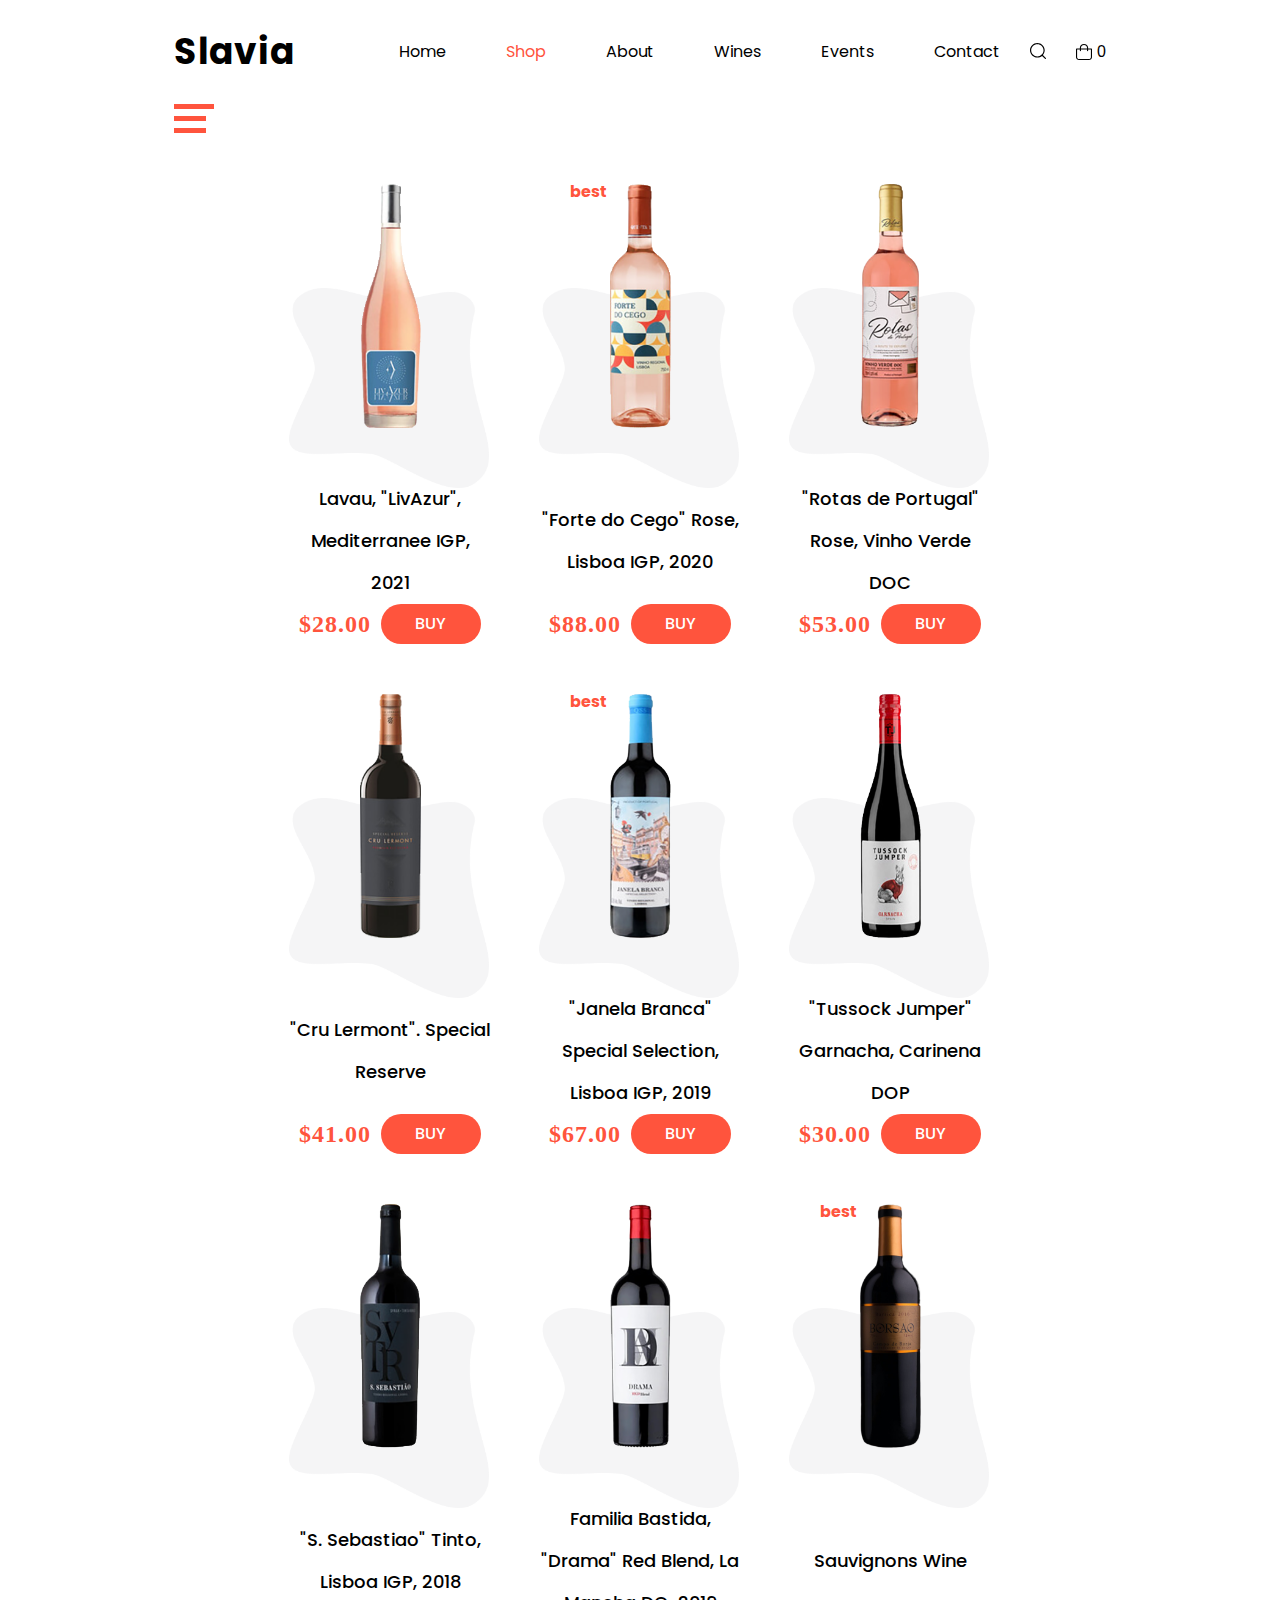
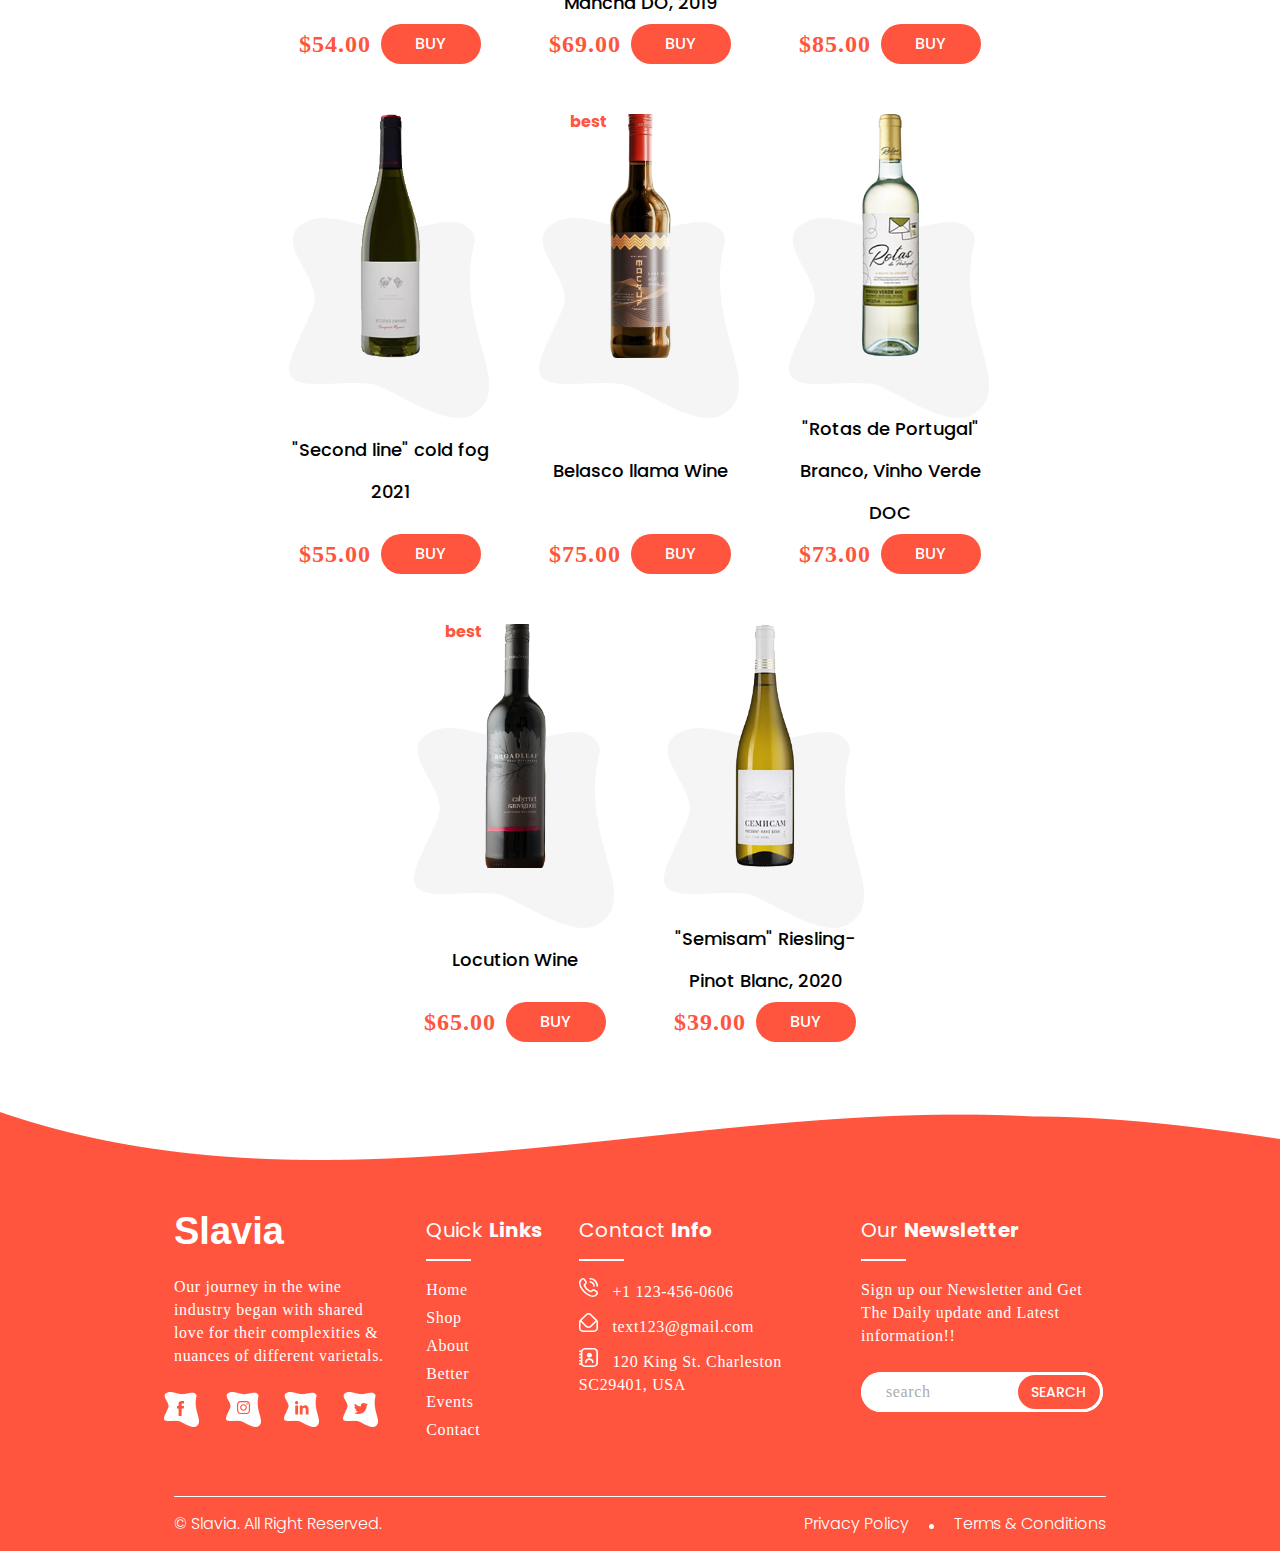
<file: shop.html>
<!DOCTYPE html>
<html lang="en">
  <head>
  <meta charset="UTF-8" />
  <meta http-equiv="X-UA-Compatible" content="IE=edge" />
  <meta name="viewport" content="width=device-width, initial-scale=1.0" />
  <link
  rel="stylesheet"
  href="https://cdn.jsdelivr.net/npm/swiper@9/swiper-bundle.min.css?-v=20230626225344"
/>
  <link rel="stylesheet" href="css/style.min.css?-v=20230626225344" />
        <!--не удалять этот скрипт-->
        <script defer src="https://cdn.jsdelivr.net/npm/swiper@9/swiper-bundle.min.js?-v=20230626225344"></script>
<script defer src="js/app.min.js?-v=20230626225344"></script>

  <title>Shop</title>
</head>


  <body>
    <div class="n__con page__section_1">

      <div class="wrapper">
        <!-- 111111111111111111111111111111111111 -->
<!-- для одностраничников плавный переход -->
<!-- data-goto=".page__section_1 атрибут обязателен для ссылок. Для секций куда нужно плавно скролить установить класс page__section_1 -->
<!-- 222222222222222222222222222222222222222 -->
<!-- для многостраничников -->
<!-- <a href="../about.html"class="menu__link ">Раздел1</a>  установить условие. Для другой страницы установить-->

<div class="header__menu menu ">
  <div class="logo">
    <a href="##">Slavia</a>
  </div>
  <div class="menu__container">
    <nav class="menu__body">
      <ul class="menu__list">
        <li class="menu__item">
          <a
            data-goto=".page__section_1"
            href="index.html"
            class="menu__link  "
            >Home</a
          >
        </li>
        <li class="menu__item">
          <a
            
            href="shop.html"
            class="menu__link _active"
            >Shop</a
          >
        </li>
        <li class="menu__item">
          <a
            data-goto=".page__section_3"
            href="index.html?pageSection=page__section_3"
            class="menu__link "
            >About</a
          >
        </li>
        <li class="menu__item">
          <a
            data-goto=".page__section_4"
            href="index.html?pageSection=page__section_4"
            class="menu__link "
            >Wines</a
          >
        </li>
        <li class="menu__item">
          <a
            data-goto=".page__section_5"
            href="index.html?pageSection=page__section_5"
            class="menu__link "
            >Events</a
          >
        </li>
        <li class="menu__item">
          <a
            data-goto=".page__section_6"
            href="index.html?pageSection=page__section_6"
            class="menu__link "
            >Contact</a
          >
        </li>
      </ul>
    </nav>
    <div class="search__container">
      <svg
        class="search__svg"
        width="16"
        height="16"
        viewBox="0 0 16 16"
        xmlns="http://www.w3.org/2000/svg"
      >
        <path
          d="M7.35483 14.5707C9.13146 14.5707 10.7632 13.9411 12.0373 12.8984L14.9934 15.8272C15.1087 15.9414 15.2595 16 15.4103 16C15.561 16 15.7118 15.9414 15.8271 15.8272C16.0576 15.5988 16.0576 15.2268 15.8271 14.9984L12.8828 12.0813C14.0179 10.7985 14.7067 9.12026 14.7067 7.28684C14.7067 3.26853 11.4077 0 7.35187 0C3.29607 0 0 3.2656 0 7.28391C0 11.3022 3.29903 14.5707 7.35483 14.5707ZM7.35483 1.16859C10.7573 1.16859 13.5272 3.90994 13.5272 7.28391C13.5272 10.6579 10.7573 13.3992 7.35483 13.3992C3.95233 13.3992 1.18245 10.655 1.18245 7.28391C1.18245 3.91287 3.95233 1.16859 7.35483 1.16859Z"
        />
      </svg>
      <div class="menu__search search d-none">
        <input type="text" placeholder="search" />
        <div class="buton__search button__layout">search</div>
      </div>
    </div>
    <div class="busket__container">
      <svg
        class="busket__svg"
        width="16"
        height="16"
        viewBox="0 0 16 16"
        xmlns="http://www.w3.org/2000/svg"
      >
        <path
          d="M3.11172 16H12.8883C14.6041 16 16 14.7545 16 13.2234V4.92308C16 4.65231 15.7517 4.43077 15.4483 4.43077H12.1379V3.69231C12.1379 1.65662 10.2814 0 8 0C5.71862 0 3.86207 1.65662 3.86207 3.69231V4.43077H0.551724C0.248276 4.43077 0 4.65231 0 4.92308V13.2234C0 14.7545 1.39586 16 3.11172 16ZM4.96552 3.69231C4.96552 2.19815 6.32552 0.984615 8 0.984615C9.67448 0.984615 11.0345 2.19815 11.0345 3.69231V4.43077H4.96552V3.69231ZM1.10345 5.41538H3.86207V6.64615C3.86207 6.91692 4.11034 7.13846 4.41379 7.13846C4.71724 7.13846 4.96552 6.91692 4.96552 6.64615V5.41538H11.0345V6.64615C11.0345 6.91692 11.2828 7.13846 11.5862 7.13846C11.8897 7.13846 12.1379 6.91692 12.1379 6.64615V5.41538H14.8966V13.2234C14.8966 14.2105 13.9945 15.0154 12.8883 15.0154H3.11172C2.00552 15.0154 1.10345 14.2105 1.10345 13.2234V5.41538Z"
        />
      </svg>
      <span class="busket__counter">0</span>
    </div>
    <button type="button" class="icon-menu"><span></span></button>
  </div>
</div>

        <div class="filter">
    <div class="filter__container">
      <div class="filter__icon"><span></span></div>  
      <div class="filter__body d-none">
        <div class="filter__price">
            <p>price: <input class="input_min" type="number" placeholder="min"> <input class="input_max" type="number" placeholder="max"></p>
        </div>
        <div class="filter__color">
            <p>Select color:</p>
            <select>
                <option selected value="all">all</option>
                <option value="red">red</option>
                <option value="white">white</option>
                <option value="pink">rose</option>
            </select>
        </div>
        <div class="filter__bestwine">
            <input type="checkbox" name="best" id="best"> 
            <label for="best">the best wine</label>
        </div>
      </div>
    </div>
</div>
      <main class="page">
        <div class="shoplist">
    <div class="shoplist__container">
        <div class="bestwines__list shoplist__list">
            <img src="img/Spinner-3.gif" alt="">
          </div>
    </div>
</div>
      </main>
    </div>
    <footer class="footer">
  <div class="footer__container">
    <div class="footer__body">
      <div class="footer__item footer__item_one">
        <h5>Slavia</h5>
        <p>
          Our journey in the wine industry began with shared love for their
          complexities & nuances of different varietals.
        </p>
        <div class="footer__messengers">
          <div class="footer__messengers_svg">
            <svg
              class="svg"
              width="7"
              height="15"
              viewBox="0 0 7 15"
              fill="#FF543D"
              xmlns="http://www.w3.org/2000/svg"
            >
              <path
                d="M1.5826 15H4.62608V7.40964H6.75652L7 4.87952H4.62608C4.62608 4.87952 4.62608 3.91566 4.62608 3.43374C4.62608 2.83133 4.74783 2.59036 5.35652 2.59036C5.84348 2.59036 7 2.59036 7 2.59036V0C7 0 5.23478 0 4.86957 0C2.61739 0 1.5826 0.963855 1.5826 2.89157C1.5826 4.51807 1.5826 4.93976 1.5826 4.93976H0V7.53012H1.5826V15Z"
              />
            </svg>
          </div>
          <div class="footer__messengers_svg">
            <svg
              width="14"
              height="14"
              viewBox="0 0 14 14"
              fill="#FF543D"
              xmlns="http://www.w3.org/2000/svg"
            >
              <path
                d="M6.52273 1.21228C8.25456 1.21228 8.48547 1.21228 9.1782 1.27001C9.8132 1.32773 10.1596 1.38546 10.3905 1.50092C10.6791 1.61637 10.91 1.73183 11.1409 1.96274C11.3718 2.19365 11.4873 2.42456 11.6028 2.7132C11.7182 2.94411 11.7759 3.29047 11.8337 3.92548C11.8914 4.61821 11.8914 4.79139 11.8914 6.58095C11.8914 8.31278 11.8914 8.54368 11.8337 9.23642C11.7759 9.87142 11.7182 10.2178 11.6028 10.4487C11.4873 10.7373 11.3718 10.9682 11.1409 11.1992C10.91 11.4301 10.6791 11.5455 10.3905 11.661C10.1596 11.7764 9.8132 11.8342 9.1782 11.8919C8.48547 11.9496 8.31228 11.9496 6.52273 11.9496C4.7909 11.9496 4.55999 11.9496 3.86726 11.8919C3.23226 11.8342 2.88589 11.7764 2.65498 11.661C2.36634 11.5455 2.13543 11.4301 1.90452 11.1992C1.67361 10.9682 1.55816 10.7373 1.4427 10.4487C1.32725 10.2178 1.26952 9.87142 1.21179 9.23642C1.15406 8.54368 1.15406 8.3705 1.15406 6.58095C1.15406 4.84912 1.15406 4.61821 1.21179 3.92548C1.26952 3.29047 1.32725 2.94411 1.4427 2.7132C1.55816 2.42456 1.67361 2.19365 1.90452 1.96274C2.13543 1.73183 2.36634 1.61637 2.65498 1.50092C2.88589 1.38546 3.23226 1.32773 3.86726 1.27001C4.61772 1.21228 4.7909 1.21228 6.52273 1.21228ZM6.52273 0C4.73317 0 4.50226 -8.81713e-07 3.80953 0.0577267C3.1168 0.115454 2.65498 0.173182 2.25089 0.346365C1.84679 0.519548 1.4427 0.75046 1.09634 1.09683C0.74997 1.44319 0.51906 1.84728 0.345877 2.25138C0.172694 2.65547 0.057239 3.11729 0.057239 3.81002C-0.000488612 4.50275 -0.000488281 4.73366 -0.000488281 6.52322C-0.000488281 8.31278 -0.000488612 8.54368 0.057239 9.23642C0.114967 9.92915 0.172694 10.391 0.345877 10.7951C0.51906 11.1992 0.74997 11.6032 1.09634 11.9496C1.4427 12.296 1.84679 12.5269 2.25089 12.7001C2.65498 12.8733 3.1168 12.9887 3.80953 12.9887C4.50226 13.0464 4.73317 13.0464 6.52273 13.0464C8.31228 13.0464 8.5432 13.0464 9.23593 12.9887C9.92866 12.931 10.3905 12.8733 10.7946 12.7001C11.1987 12.5269 11.6028 12.296 11.9491 11.9496C12.2955 11.6032 12.5264 11.1992 12.6996 10.7951C12.8728 10.391 12.9882 9.92915 12.9882 9.23642C13.0459 8.54368 13.0459 8.31278 13.0459 6.52322C13.0459 4.73366 13.0459 4.50275 12.9882 3.81002C12.9305 3.11729 12.8728 2.65547 12.6996 2.25138C12.5264 1.84728 12.2955 1.44319 11.9491 1.09683C11.6028 0.75046 11.1987 0.519548 10.7946 0.346365C10.3905 0.173182 9.92866 0.0577267 9.23593 0.0577267C8.5432 -8.81713e-07 8.31228 0 6.52273 0Z"
              />
              <path
                d="M6.52288 3.17139C4.6756 3.17139 3.17468 4.67231 3.17468 6.51959C3.17468 8.36687 4.6756 9.86779 6.52288 9.86779C8.37017 9.86779 9.87108 8.36687 9.87108 6.51959C9.87108 4.67231 8.42789 3.17139 6.52288 3.17139ZM6.52288 8.71324C5.3106 8.71324 4.32923 7.73187 4.32923 6.51959C4.32923 5.30731 5.3106 4.32594 6.52288 4.32594C7.73516 4.32594 8.71653 5.30731 8.71653 6.51959C8.71653 7.73187 7.73516 8.71324 6.52288 8.71324Z"
              />
              <path
                d="M10.7969 3.05672C10.7969 3.46082 10.4505 3.86491 9.98873 3.86491C9.58463 3.86491 9.18054 3.51854 9.18054 3.05672C9.18054 2.65263 9.52691 2.24854 9.98873 2.24854C10.4505 2.24854 10.7969 2.5949 10.7969 3.05672Z"
              />
            </svg>
          </div>
          <div class="footer__messengers_svg">
            <svg
              width="14"
              height="14"
              viewBox="0 0 14 14"
              fill="#FF543D"
              xmlns="http://www.w3.org/2000/svg"
            >
              <path d="M3.08989 4.46826H0.263672V13.5385H3.08989V4.46826Z" />
              <path
                d="M1.64316 3.28631C2.55065 3.28631 3.28631 2.55065 3.28631 1.64316C3.28631 0.735666 2.55065 0 1.64316 0C0.735666 0 0 0.735666 0 1.64316C0 2.55065 0.735666 3.28631 1.64316 3.28631Z"
              />
              <path
                d="M7.55897 8.73902C7.55897 7.49022 8.15049 6.7015 9.26784 6.7015C10.3195 6.7015 10.7796 7.4245 10.7796 8.73902C10.7796 10.0535 10.7796 13.4713 10.7796 13.4713H13.54C13.54 13.4713 13.54 10.185 13.54 7.75313C13.54 5.32126 12.1598 4.13818 10.2537 4.13818C8.34767 4.13818 7.49324 5.64988 7.49324 5.64988V4.40108H4.79846V13.4713H7.49324C7.55897 13.537 7.55897 10.185 7.55897 8.73902Z"
              />
            </svg>
          </div>
          <div class="footer__messengers_svg">
            <svg
              width="14"
              height="11"
              viewBox="0 0 14 11"
              fill="#FF543D"
              xmlns="http://www.w3.org/2000/svg"
            >
              <path
                d="M0 9.76404C1.27854 10.5674 2.81278 11 4.41096 11C9.78082 11 12.7854 6.61236 12.5936 2.7191C13.1689 2.34831 13.6164 1.85393 14 1.29775C13.4886 1.54494 12.9132 1.66854 12.3379 1.73034C12.9132 1.35955 13.3607 0.865169 13.6164 0.185393C13.0411 0.494382 12.4658 0.741573 11.7626 0.865168C11.2511 0.308989 10.484 0 9.65297 0C7.79909 0 6.45662 1.66854 6.84018 3.39888C4.47489 3.27528 2.30137 2.16292 0.894977 0.494382C0.127854 1.73034 0.511416 3.39888 1.78995 4.20225C1.34247 4.20225 0.894977 4.07865 0.511416 3.83146C0.511416 5.12921 1.40639 6.30337 2.81278 6.61236C2.42922 6.73596 1.98173 6.73595 1.53425 6.67416C1.91781 7.78652 2.94064 8.58989 4.21918 8.58989C3.00457 9.51685 1.53425 9.94944 0 9.76404Z"
              />
            </svg>
          </div>
        </div>
      </div>
      <div class="footer__item footer__item_two">
        <h5>Quick <span>Links</span></h5>
        <ul>
          <li>Home</li>
          <li>Shop</li>
          <li>About</li>
          <li>Better</li>
          <li>Events</li>
          <li>Contact</li>
        </ul>
      </div>
      <div class="footer__item footer__item_three">
        <h5>Contact <span>Info</span></h5>
        <ul>
          <li>
            <svg
              width="19"
              height="19"
              viewBox="0 0 19 19"
              fill="white"
              xmlns="http://www.w3.org/2000/svg"
            >
              <path
                d="M10.2775 0.794236C10.2775 0.583927 10.361 0.382232 10.5097 0.233522C10.6584 0.0848111 10.8601 0.00126635 11.0704 0.00126635C13.1728 0.00357515 15.1883 0.839764 16.6749 2.32637C18.1615 3.81297 18.9977 5.82858 19 7.93096C19 8.14127 18.9165 8.34296 18.7677 8.49167C18.619 8.64038 18.4173 8.72393 18.207 8.72393C17.9967 8.72393 17.795 8.64038 17.6463 8.49167C17.4976 8.34296 17.4141 8.14127 17.4141 7.93096C17.4122 6.24907 16.7432 4.63661 15.554 3.44733C14.3647 2.25806 12.7523 1.58909 11.0704 1.5872C10.8601 1.5872 10.6584 1.50366 10.5097 1.35495C10.361 1.20624 10.2775 1.00454 10.2775 0.794236ZM11.0704 4.75908C11.9116 4.75908 12.7184 5.09326 13.3132 5.6881C13.9081 6.28295 14.2423 7.08973 14.2423 7.93096C14.2423 8.14127 14.3258 8.34296 14.4745 8.49167C14.6232 8.64038 14.8249 8.72393 15.0352 8.72393C15.2455 8.72393 15.4472 8.64038 15.5959 8.49167C15.7446 8.34296 15.8282 8.14127 15.8282 7.93096C15.8269 6.66949 15.3252 5.46006 14.4333 4.56807C13.5413 3.67608 12.3319 3.1744 11.0704 3.17314C10.8601 3.17314 10.6584 3.25669 10.5097 3.4054C10.361 3.55411 10.2775 3.7558 10.2775 3.96611C10.2775 4.17642 10.361 4.37812 10.5097 4.52683C10.6584 4.67554 10.8601 4.75908 11.0704 4.75908ZM18.2808 13.2748C18.7403 13.7356 18.9984 14.3598 18.9984 15.0106C18.9984 15.6614 18.7403 16.2856 18.2808 16.7464L17.5592 17.5782C11.0649 23.7959 -4.73878 7.99598 1.38286 1.48095L2.29476 0.687978C2.75608 0.24128 3.37471 -0.00583146 4.01683 0.000104521C4.65894 0.0060405 5.27291 0.264547 5.72589 0.719697C5.75047 0.744279 7.21982 2.65296 7.21982 2.65296C7.65581 3.111 7.89852 3.71944 7.89748 4.35182C7.89645 4.98419 7.65176 5.59184 7.21427 6.04845L6.29602 7.20301C6.80419 8.43775 7.55133 9.55991 8.49451 10.505C9.43769 11.4501 10.5583 12.1995 11.792 12.7102L12.9537 11.7864C13.4104 11.3492 14.0179 11.1048 14.6501 11.1039C15.2822 11.103 15.8905 11.3457 16.3483 11.7816C16.3483 11.7816 18.2562 13.2502 18.2808 13.2748ZM17.1897 14.4278C17.1897 14.4278 15.2921 12.9679 15.2675 12.9433C15.1042 12.7813 14.8835 12.6905 14.6534 12.6905C14.4234 12.6905 14.2026 12.7813 14.0393 12.9433C14.0178 12.9655 12.4185 14.2398 12.4185 14.2398C12.3107 14.3256 12.1824 14.3818 12.0463 14.403C11.9101 14.4241 11.7709 14.4094 11.6421 14.3604C10.0439 13.7653 8.59222 12.8337 7.38542 11.6286C6.17861 10.4236 5.24488 8.97326 4.64746 7.37588C4.59449 7.2454 4.57722 7.10317 4.59743 6.9638C4.61764 6.82444 4.67459 6.69297 4.76244 6.58291C4.76244 6.58291 6.03673 4.9827 6.05814 4.96208C6.22011 4.79872 6.31099 4.57798 6.31099 4.34793C6.31099 4.11787 6.22011 3.89714 6.05814 3.73377C6.03355 3.70998 4.57372 1.81082 4.57372 1.81082C4.40791 1.66215 4.19152 1.58252 3.96889 1.58827C3.74626 1.59402 3.53427 1.68471 3.37635 1.84175L2.46445 2.63472C-2.00942 8.01422 11.6858 20.9499 16.3999 16.495L17.1223 15.6624C17.2916 15.5056 17.3932 15.2891 17.4058 15.0587C17.4184 14.8283 17.3409 14.6021 17.1897 14.4278Z"
              />
            </svg>
            +1 123-456-0606
          </li>
          <li>
            <svg
              width="19"
              height="19"
              viewBox="0 0 19 19"
              fill="white"
              xmlns="http://www.w3.org/2000/svg"
            >
              <path
                d="M17.78 6.40692L12.2985 1.1511C11.5557 0.415706 10.5534 0.00223197 9.50837 9.00971e-06C8.4633 -0.00221395 7.45932 0.406993 6.71333 1.13922L1.21917 6.40692C0.834903 6.77719 0.528962 7.22096 0.319524 7.71186C0.110086 8.20276 0.00142518 8.73078 0 9.26452L0 15.0399C0.00125705 16.0898 0.418698 17.0963 1.16076 17.8387C1.90282 18.5811 2.9089 18.9987 3.95833 19H15.0417C16.0911 18.9987 17.0972 18.5811 17.8392 17.8387C18.5813 17.0963 18.9987 16.0898 19 15.0399V9.26452C18.9986 8.7307 18.8899 8.20261 18.6803 7.71169C18.4707 7.22077 18.1646 6.77704 17.78 6.40692ZM7.82088 2.27101C8.26978 1.82589 8.87692 1.57721 9.50895 1.57959C10.141 1.58197 10.7462 1.8352 11.1918 2.28368L16.5332 7.40328L11.1791 12.7605C10.7265 13.1921 10.1253 13.4329 9.5 13.4329C8.87473 13.4329 8.27346 13.1921 7.82088 12.7605L2.46604 7.40328L7.82088 2.27101ZM17.4167 15.0399C17.4167 15.6701 17.1664 16.2744 16.721 16.72C16.2756 17.1656 15.6716 17.416 15.0417 17.416H3.95833C3.32844 17.416 2.72435 17.1656 2.27895 16.72C1.83356 16.2744 1.58333 15.6701 1.58333 15.0399V9.26452C1.58413 9.11078 1.59977 8.95747 1.63004 8.80674L6.70146 13.8804C7.4462 14.6182 8.45192 15.0321 9.5 15.0321C10.5481 15.0321 11.5538 14.6182 12.2985 13.8804L17.37 8.80674C17.4002 8.95747 17.4159 9.11078 17.4167 9.26452V15.0399Z"
              />
            </svg>
            text123@gmail.com
          </li>
          <li>
            <svg
              width="19"
              height="19"
              viewBox="0 0 19 19"
              fill="white"
              xmlns="http://www.w3.org/2000/svg"
            >
              <path
                d="M14.6818 0H6.04545C5.2062 0.00101205 4.38546 0.226183 3.68359 0.647978C2.98172 1.06977 2.42916 1.66991 2.09345 2.375H0.863636C0.634586 2.375 0.414916 2.45841 0.252953 2.60687C0.09099 2.75534 0 2.9567 0 3.16667C0 3.37663 0.09099 3.57799 0.252953 3.72646C0.414916 3.87493 0.634586 3.95833 0.863636 3.95833H1.72727V5.54167H0.863636C0.634586 5.54167 0.414916 5.62507 0.252953 5.77354C0.09099 5.92201 0 6.12337 0 6.33333C0 6.5433 0.09099 6.74466 0.252953 6.89313C0.414916 7.04159 0.634586 7.125 0.863636 7.125H1.72727V8.70833H0.863636C0.634586 8.70833 0.414916 8.79174 0.252953 8.94021C0.09099 9.08867 0 9.29004 0 9.5C0 9.70996 0.09099 9.91133 0.252953 10.0598C0.414916 10.2083 0.634586 10.2917 0.863636 10.2917H1.72727V11.875H0.863636C0.634586 11.875 0.414916 11.9584 0.252953 12.1069C0.09099 12.2553 0 12.4567 0 12.6667C0 12.8766 0.09099 13.078 0.252953 13.2265C0.414916 13.3749 0.634586 13.4583 0.863636 13.4583H1.72727V15.0417H0.863636C0.634586 15.0417 0.414916 15.1251 0.252953 15.2735C0.09099 15.422 0 15.6234 0 15.8333C0 16.0433 0.09099 16.2447 0.252953 16.3931C0.414916 16.5416 0.634586 16.625 0.863636 16.625H2.09345C2.42916 17.3301 2.98172 17.9302 3.68359 18.352C4.38546 18.7738 5.2062 18.999 6.04545 19H14.6818C15.8267 18.9987 16.9242 18.5813 17.7337 17.8392C18.5432 17.0972 18.9986 16.0911 19 15.0417V3.95833C18.9986 2.9089 18.5432 1.90282 17.7337 1.16076C16.9242 0.418698 15.8267 0.00125705 14.6818 0V0ZM17.2727 15.0417C17.2727 15.6716 16.9998 16.2756 16.5139 16.721C16.028 17.1664 15.369 17.4167 14.6818 17.4167H6.04545C5.3583 17.4167 4.6993 17.1664 4.21341 16.721C3.72752 16.2756 3.45455 15.6716 3.45455 15.0417V3.95833C3.45455 3.32844 3.72752 2.72435 4.21341 2.27895C4.6993 1.83356 5.3583 1.58333 6.04545 1.58333H14.6818C15.369 1.58333 16.028 1.83356 16.5139 2.27895C16.9998 2.72435 17.2727 3.32844 17.2727 3.95833V15.0417ZM10.3636 9.5C11.0508 9.5 11.7098 9.24978 12.1957 8.80438C12.6816 8.35898 12.9545 7.75489 12.9545 7.125C12.9545 6.49511 12.6816 5.89102 12.1957 5.44562C11.7098 5.00022 11.0508 4.75 10.3636 4.75C9.67649 4.75 9.01748 5.00022 8.53159 5.44562C8.0457 5.89102 7.77273 6.49511 7.77273 7.125C7.77273 7.75489 8.0457 8.35898 8.53159 8.80438C9.01748 9.24978 9.67649 9.5 10.3636 9.5ZM14.6818 14.25C14.6818 14.46 14.5908 14.6613 14.4289 14.8098C14.2669 14.9583 14.0472 15.0417 13.8182 15.0417C13.5891 15.0417 13.3695 14.9583 13.2075 14.8098C13.0455 14.6613 12.9545 14.46 12.9545 14.25C12.9545 13.6201 12.6816 13.016 12.1957 12.5706C11.7098 12.1252 11.0508 11.875 10.3636 11.875C9.67649 11.875 9.01748 12.1252 8.53159 12.5706C8.0457 13.016 7.77273 13.6201 7.77273 14.25C7.77273 14.46 7.68174 14.6613 7.51977 14.8098C7.35781 14.9583 7.13814 15.0417 6.90909 15.0417C6.68004 15.0417 6.46037 14.9583 6.29841 14.8098C6.13644 14.6613 6.04545 14.46 6.04545 14.25C6.22768 9.01867 14.5013 9.02025 14.6818 14.25Z"
              />
            </svg>
            120 King St. Charleston SC29401, USA
          </li>
        </ul>
      </div>
      <div class="footer__item footer__item_four">
        <h5>Our <span>Newsletter</span></h5>
        <p>
          Sign up our Newsletter and Get The Daily update and Latest
          information!!
        </p>
        <div class="footer__search search ">
          <input type="text" placeholder="search" />
          <div class="footer__button buton__search button__layout">search</div>
        </div>
      </div>
    </div>
    <div class="footer__bottom">
      <hr>
      <div class="bottom__container">
        <div class="bottom__container_item">© Slavia. All Right Reserved.</div>
        <div class="bottom__container_item">
          <span>Privacy Policy</span><span class="dot"></span><span>Terms & Conditions</span> 
        </div>
      </div>
    </div>
  </div>
</footer>

  </div>
  <div class="busket d-none">
  <div class="busket__wrapper">
    <div class="busket__close">X</div>
    <h5>Busket</h5>
    <div class="busket__none_img d-none">
      <picture><source srcset="img/busketnone.webp" type="image/webp"><img src="img/busketnone.png" alt="none"></picture>
      <p>empty :(</p>
    </div>
    <div class="busket__table">
      <table>
        <thead>
        <th>Name</th>
        <th>Count</th>
        <th>Price</th>
      </thead>
      <tbody class="busket__tbody">
        
      </tbody>
    </table>
    <div class="busket__footer">
      <div class="busket__btn button__layout">pay</div>
      <p>Итого:<span id="busketResult">900</span>$</p>
    </div>
  </div>
  </div>
</div>

  </body>
</html>
</file>
<file: css/style.min.css>
*,::after,::before{padding:0;margin:0;border:0;-webkit-box-sizing:border-box;box-sizing:border-box}a{text-decoration:none}li,ol,ul{list-style:none}img{vertical-align:top}h1,h2,h3,h4,h5.h6{font-weight:inherit;font-size:inherit}body,html{line-height:1;font-size:16px;background:#fff;color:#000;font-family:Arial,"Helvetica Neue",Helvetica,sans-serif}body._lock{overflow:hidden}.wrapper{width:100%;min-height:100%;display:-webkit-box;display:-ms-flexbox;display:flex;-webkit-box-orient:vertical;-webkit-box-direction:normal;-ms-flex-direction:column;flex-direction:column}.page{padding:0;-webkit-box-flex:1;-ms-flex:1 1 auto;flex:1 1 auto}@font-face{font-family:BeVietnam;font-display:swap;src:url(../fonts/BeVietnam-Light.woff2) format("woff2"),url(../fonts/BeVietnam-Light.woff) format("woff");font-weight:300;font-style:normal}@font-face{font-family:BeVietnam;font-display:swap;src:url(../fonts/BeVietnam-Bold.woff2) format("woff2"),url(../fonts/BeVietnam-Bold.woff) format("woff");font-weight:700;font-style:normal}@font-face{font-family:BeVietnam;font-display:swap;src:url(../fonts/BeVietnam-Regular.woff2) format("woff2"),url(../fonts/BeVietnam-Regular.woff) format("woff");font-weight:400;font-style:normal}@font-face{font-family:Poppins;font-display:swap;src:url(../fonts/Poppins-Light.woff2) format("woff2"),url(../fonts/Poppins-Light.woff) format("woff");font-weight:300;font-style:normal}@font-face{font-family:Poppins;font-display:swap;src:url(../fonts/Poppins-Bold.woff2) format("woff2"),url(../fonts/Poppins-Bold.woff) format("woff");font-weight:700;font-style:normal}@font-face{font-family:Poppins;font-display:swap;src:url(../fonts/Poppins-Regular.woff2) format("woff2"),url(../fonts/Poppins-Regular.woff) format("woff");font-weight:400;font-style:normal}@font-face{font-family:Poppins;font-display:swap;src:url(../fonts/Poppins-Medium.woff2) format("woff2"),url(../fonts/Poppins-Medium.woff) format("woff");font-weight:500;font-style:normal}@font-face{font-family:Poppins;font-display:swap;src:url(../fonts/Poppins-SemiBold.woff2) format("woff2"),url(../fonts/Poppins-SemiBold.woff) format("woff");font-weight:600;font-style:normal}body{cursor:default}.n__con{min-width:270px;max-width:1920px;overflow:hidden;margin:0 auto}.wrapper{max-width:1410px;margin:0 auto;padding:0 30px;position:relative}.header__menu{z-index:2}.menu{position:relative;display:-webkit-box;display:-ms-flexbox;display:flex;margin:25px 0;-webkit-box-pack:justify;-ms-flex-pack:justify;justify-content:space-between;-webkit-transition:top .3s ease 0s;-o-transition:top .3s ease 0s;transition:top .3s ease 0s}.menu__icon{display:none}.menu__list>li{position:relative;margin:0 0 0 60px;padding:0}.menu__link{color:#000;font-family:Poppins;font-style:normal;font-weight:400;font-size:16px;line-height:24px;color:#000}.menu__link:hover{color:#ff543d}.menu_arrow{display:none}.menu__sub-list{position:absolute;top:100%;right:0;background-color:#000;padding:15px;min-width:200px}.menu__sub-list li{margin:0 0 10px 0}.menu__sub-list li:last-child{margin:0}.menu__sub-link{color:#fff}.menu__sub-link:hover{text-decoration:underline}body._pc .menu__list>li:hover .menu__sub-list{opacity:1;visibility:visible;-webkit-transform:translate(0,0);-ms-transform:translate(0,0);transform:translate(0,0);pointer-events:all}body._touch .menu__list>li{display:-webkit-box;display:-ms-flexbox;display:flex;-webkit-box-align:center;-ms-flex-align:center;align-items:center}body._touch .menu_arrow{display:block;width:0;height:0;margin:0 0 0 5px;border-left:5px solid transparent;border-right:5px solid transparent;border-top:10px solid #fff;-webkit-transition:-webkit-transform .3s ease 0s;transition:-webkit-transform .3s ease 0s;-o-transition:transform .3s ease 0s;transition:transform .3s ease 0s;transition:transform .3s ease 0s,-webkit-transform .3s ease 0s}body._touch .menu__link{-webkit-box-flex:1;-ms-flex:1 1 auto;flex:1 1 auto}body._touch .menu__list>li._active .menu__sub-list{opacity:1;visibility:visible;-webkit-transform:translate(0,0);-ms-transform:translate(0,0);transform:translate(0,0);pointer-events:all}body._touch .menu__list>li._active .menu_arrow{-webkit-transform:rotate(180deg);-ms-transform:rotate(180deg);transform:rotate(180deg)}.icon-menu{display:none}.logo{width:119px;height:54px;font-family:Poppins;font-style:normal;font-weight:700;font-size:36px;letter-spacing:.02em;line-height:54px}.logo>a{color:#000}.busket__container,.search__container{-ms-flex-item-align:center;-ms-grid-row-align:center;align-self:center;margin-left:30px}.busket__container{display:-webkit-box;display:-ms-flexbox;display:flex;color:#000}.busket__counter{margin-left:5px}.menu__body{display:-webkit-box;display:-ms-flexbox;display:flex}.busket__container>svg:hover,.search__container>svg:hover{cursor:pointer}.menu__container{display:-webkit-box;display:-ms-flexbox;display:flex}.menu__search{border:1px solid #ff543d;position:absolute;top:65px;right:0}.header{margin-top:30px;position:relative;z-index:1}.no-webp .header::after{background:url(../img/Subtract.png)}.header::after{content:"";background-repeat:no-repeat;background-size:cover;background-position:right;-webkit-transform:scaleX(1.09);-ms-transform:scaleX(1.09);transform:scaleX(1.09);width:960px;height:942px;position:absolute;top:-137px;right:-242px;z-index:1}.header__container{position:relative;z-index:1000;display:-webkit-box;display:-ms-flexbox;display:flex;-webkit-box-pack:justify;-ms-flex-pack:justify;justify-content:space-between;-webkit-box-align:center;-ms-flex-align:center;align-items:center}.header__qualitywine{position:relative;z-index:2000;width:630px}.header__qualitywine>h3{font-family:Poppins;font-style:normal;font-weight:400;font-size:66px;line-height:86px;letter-spacing:.03em;color:#000;margin-bottom:15px}.header__qualitywine>h3>span{font-weight:800}.header__qualitywine>p{font-family:"Be Vietnam";font-style:normal;font-weight:300;font-size:16px;line-height:23px;letter-spacing:.04em;color:#000;margin-bottom:30px}.header__button{width:138px;height:54px}.button__layout{line-height:52px;text-align:center;cursor:pointer;background:#ff543d;border-radius:27px;font-family:Poppins;font-style:normal;font-weight:500;font-size:16px;text-transform:uppercase}.button__layout>a{color:#fff}.header__image{width:531px;margin-right:115px}.header__image>img{width:100%}.about{margin-top:180px;position:relative;z-index:1}.no-webp .about::after{background:url("../img/Subtract (1).png")}.about::after{content:"";background-repeat:no-repeat;background-size:cover;background-position:right;-webkit-transform:scaleX(1.09);-ms-transform:scaleX(1.09);transform:scaleX(1.09);width:750px;height:1110px;position:absolute;bottom:-137px;left:-242px;z-index:1}.about__container{position:relative;z-index:1000}.about__container>h3{font-family:Poppins;font-style:normal;font-weight:400;font-size:52px;line-height:78px;text-align:center;margin-bottom:10px;color:#000}.about__container>h3>span{font-weight:700}.about__container>p{display:block;margin:0 auto;width:610px;text-align:center;font-family:"Be Vietnam";font-style:normal;font-weight:300;font-size:16px;line-height:23px;text-align:center;letter-spacing:.04em;margin-bottom:60px;color:#000}.about__list{display:-webkit-box;display:-ms-flexbox;display:flex;gap:10px;-ms-flex-wrap:wrap;flex-wrap:wrap;-webkit-box-pack:justify;-ms-flex-pack:justify;justify-content:space-between}.about__item{text-align:center;width:304px}.about__img{width:54px;height:80px;margin:0 auto;margin-bottom:20px}.about__item:last-child>.about__img{width:70px}.about__img>img{width:100%}.about__item>h5{font-family:Poppins;font-style:normal;font-weight:400;font-size:24px;line-height:36px;margin-bottom:20px;color:#000}.about__item>h5>span{font-weight:700}.about__item>p{font-family:"Be Vietnam";font-style:normal;font-weight:300;font-size:16px;line-height:23px;text-align:center;letter-spacing:.04em;color:#000}.about__body{margin-top:150px;display:-webkit-box;display:-ms-flexbox;display:flex;-webkit-box-align:center;-ms-flex-align:center;align-items:center;-webkit-box-pack:justify;-ms-flex-pack:justify;justify-content:space-between;gap:10px}.about__body_img{width:545px;height:850px}.about__body_img>img{width:100%}.about__content>h5{width:645px;font-family:Poppins;font-style:normal;font-weight:400;font-size:52px;line-height:67px;margin-bottom:15px;color:#000}.about__content>h5>span{font-weight:700}.about__content>p{width:645px;margin-bottom:10px;font-family:"Be Vietnam";font-style:normal;font-weight:300;font-size:16px;line-height:23px;letter-spacing:.04em;color:#000}.about__button{width:180px;height:54px;margin-top:20px}.bestwines{margin-top:150px;margin-bottom:150px}.bestwines__container>h5{font-family:Poppins;font-style:normal;font-weight:400;font-size:52px;line-height:78px;text-align:center;color:#000}.bestwines__container>h5>span{font-weight:700}.bestwines__container>p{display:block;margin:0 auto;max-width:672px;font-family:"Be Vietnam";font-style:normal;font-weight:300;font-size:16px;line-height:23px;text-align:center;letter-spacing:.04em;margin-bottom:60px;color:#000}.bestwines__body{position:relative}.bestwines__list{display:-webkit-box;display:-ms-flexbox;display:flex;-webkit-box-pack:center;-ms-flex-pack:center;justify-content:center;gap:100px}.bestwines__item{display:-webkit-box;display:-ms-flexbox;display:flex;-webkit-box-orient:vertical;-webkit-box-direction:normal;-ms-flex-direction:column;flex-direction:column;-webkit-box-pack:justify;-ms-flex-pack:justify;justify-content:space-between;text-align:center;-webkit-box-flex:1;-ms-flex:1 1 277px;flex:1 1 277px}.bestwines__img{width:100px;height:400px;margin:0 auto;position:relative}.bestwines__img img{width:100%;position:relative;z-index:1}.no-webp .bestwines__img::after{background:center/contain no-repeat url("../img/Vector (1).png")}.bestwines__img::after{content:"";background-repeat:no-repeat;background-size:contain;position:absolute;width:300px;height:300px;bottom:-60px;left:-100px;z-index:0}.bestwines__item:nth-child(1) .bestwines__img::after{content:"";left:-121px}.bestwines__name{position:relative;font-family:Poppins;font-style:normal;font-weight:500;font-size:28px;line-height:42px;margin-top:50px;color:#000}.buy{display:-webkit-box;display:-ms-flexbox;display:flex;-webkit-box-pack:end;-ms-flex-pack:end;justify-content:flex-end;-webkit-box-align:center;-ms-flex-align:center;align-items:center;gap:10px}.buy__price{font-family:"Be Vietnam";font-style:normal;font-weight:700;font-size:24px;line-height:35px;letter-spacing:.04em;color:#ff543d}.buy__btn{width:100px;height:40px;color:#fff;line-height:40px}.buy__counter{display:-webkit-box;display:-ms-flexbox;display:flex;background-color:#ff543d;width:100px;height:40px;-webkit-box-align:center;-ms-flex-align:center;align-items:center;-webkit-box-pack:center;-ms-flex-pack:center;justify-content:center;border-radius:27px}.buy__counter>div{background:#fff;width:38px;height:70%;border-radius:27px;color:#ff543d;font-size:24px;font-weight:700}.buy__counter>span{color:#fff;width:15px}.bestwines__item>p>span{font-weight:700}.bestwines__btn_left{cursor:pointer;position:absolute;width:50px;height:50px;border-radius:50%;top:50%;left:0;background:#ff543d}.bestwines__btn_left>span::before,.bestwines__btn_right>span::before{content:"";position:absolute;width:10px;height:3px;background-color:#fff;top:28px;left:19px;-webkit-transform:rotate(45deg);-ms-transform:rotate(45deg);transform:rotate(45deg)}.bestwines__btn_left>span::after,.bestwines__btn_right>span::after{content:"";position:absolute;width:10px;height:3px;background-color:#fff;top:22px;left:19px;-webkit-transform:rotate(-45deg);-ms-transform:rotate(-45deg);transform:rotate(-45deg)}.bestwines__btn_right{cursor:pointer;position:absolute;width:50px;height:50px;border-radius:50%;top:50%;right:0;background:#ff543d}.bestwines__btn_right{-webkit-transform:rotate(180deg);-ms-transform:rotate(180deg);transform:rotate(180deg)}.d-none{display:none}.events{margin-bottom:150px;padding-left:50px;padding-right:50px}.events>h5{font-family:Poppins;font-style:normal;font-weight:400;font-size:52px;line-height:78px;margin-bottom:5px;text-align:center;color:#000}.events>h5>span{font-weight:700}.events>p{display:block;margin:0 auto;font-family:"Be Vietnam";font-style:normal;font-weight:300;font-size:16px;line-height:23px;text-align:center;letter-spacing:.04em;max-width:672px;color:#000;margin-bottom:60px}.events__container{overflow:scroll}.events__list{display:-webkit-box;display:-ms-flexbox;display:flex;min-width:700px;gap:30px}.events__link{display:-webkit-box;display:-ms-flexbox;display:flex;-webkit-box-orient:vertical;-webkit-box-direction:normal;-ms-flex-direction:column;flex-direction:column;-webkit-box-pack:justify;-ms-flex-pack:justify;justify-content:space-between}.events__img{width:270px}.events__img>img{width:100%}.events__body{display:-webkit-box;display:-ms-flexbox;display:flex;-webkit-box-orient:vertical;-webkit-box-direction:normal;-ms-flex-direction:column;flex-direction:column;-webkit-box-pack:justify;-ms-flex-pack:justify;justify-content:space-between;margin-top:10px;height:225px}.events__body>h5{font-family:Poppins;font-style:normal;font-weight:400;font-size:28px;line-height:42px;margin-bottom:10px;color:#000}.events__body>p{font-family:"Be Vietnam";font-style:normal;font-weight:300;font-size:16px;line-height:23px;letter-spacing:.04em;margin-bottom:10px;color:#000}.events__body>a{font-family:Poppins;font-style:normal;font-weight:400;font-size:16px;line-height:24px;-ms-flex-item-align:start;align-self:flex-start;text-decoration-line:underline;color:#ff543d}.slide-swiper__item{width:100%}.slide-swiper__img{text-align:center}.slide-swiper__img img{border-radius:70px;max-width:100%;margin:0;padding:0}.events__description{position:absolute;top:50%;left:100px;width:375px}.events__description>h5{font-family:Poppins;font-style:normal;font-weight:400;font-size:28px;line-height:42px;margin-bottom:10px;color:#fff}.events__description>h5>span{font-weight:700}.events__description>p{font-family:"Be Vietnam";font-style:normal;font-weight:300;font-size:16px;line-height:23px;letter-spacing:.04em;color:#fff;margin-bottom:20px}.read-more{width:138px;height:54px}.events__description>a{font-family:Poppins;font-style:normal;font-weight:400;font-size:16px;color:#fff}.swiper-pagination-bullet{width:40px;height:40px;border-radius:50%}.no-webp .footer{background:url("../img/Group 1000005086.png")}.footer{position:relative;z-index:1;padding-bottom:15px;background-repeat:no-repeat;background-size:cover;width:100%}.footer__container{margin:0 auto;max-width:1350px;padding-left:30px;padding-right:30px;padding-top:100px}.footer__body{display:-webkit-box;display:-ms-flexbox;display:flex;-webkit-box-pack:justify;-ms-flex-pack:justify;justify-content:space-between}.footer__item_one{max-width:316px}.footer__item_one>h5{font-size:38px;color:#fff;margin-bottom:25px}.footer__item_one>p{font-family:"Be Vietnam";font-style:normal;font-weight:300;font-size:16px;line-height:23px;letter-spacing:.04em;color:#fff;margin-bottom:25px}.footer__item_two{max-width:142px}.footer__item_two>ul>li{font-family:"Be Vietnam";font-style:normal;font-weight:300;font-size:16px;line-height:23px;letter-spacing:.04em;color:#fff}.footer__item_two>h5{position:relative;font-family:Poppins;font-style:normal;font-weight:400;font-size:24px;line-height:36px;letter-spacing:.02em;color:#fff;margin-bottom:30px}.footer__item_four>h5::after,.footer__item_three>h5::after,.footer__item_two>h5::after{content:"";width:45px;height:2px;background-color:#fff;position:absolute;bottom:-13px;left:0}.footer__item_two>ul>li{margin-bottom:10px;font-family:"Be Vietnam";font-style:normal;font-weight:300;font-size:16px;line-height:23px;letter-spacing:.04em;color:#fff}.footer__item_three{max-width:246px}.footer__item_three>h5{position:relative;font-family:Poppins;font-style:normal;font-weight:400;font-size:24px;line-height:36px;letter-spacing:.02em;margin-bottom:30px;color:#fff}.footer__item_three>ul>li{font-family:"Be Vietnam";font-style:normal;font-weight:300;font-size:16px;line-height:23px;letter-spacing:.04em;margin-bottom:10px;color:#fff}.footer__item_three>ul>li>svg{margin-right:10px}.footer__item_four{max-width:342px}.footer__item_four>h5{font-family:Poppins;font-style:normal;font-weight:400;font-size:24px;line-height:36px;letter-spacing:.02em;position:relative;margin-bottom:30px;color:#fff}.footer__item_four>p{font-family:"Be Vietnam";font-style:normal;font-weight:300;font-size:16px;line-height:23px;letter-spacing:.04em;margin-bottom:25px;color:#fff}.footer__messengers{display:-webkit-box;display:-ms-flexbox;display:flex;width:183px;-webkit-box-pack:justify;-ms-flex-pack:justify;justify-content:space-between}.footer__messengers_svg:first-child{left:-10px}.footer__messengers_svg{position:relative}.footer__messengers_svg:first-child>svg{left:13px}.footer__messengers_svg>svg{position:relative;left:11px;top:9px}.no-webp .footer__messengers_svg::before{background:url("../img/Vector (2).png")}.footer__messengers_svg::before{content:"";position:absolute;top:0;left:0;width:35px;height:35px;background-repeat:no-repeat;background-size:contain}.footer__item>h5>span{font-weight:700}.footer__search{position:relative}.search{border-radius:30px;width:342px;height:60px;background:#fff}.search>input{border-radius:30px;width:100%;height:100%;padding-left:25px;font-family:"Be Vietnam";font-style:normal;font-weight:300;font-size:16px;line-height:23px;letter-spacing:.04em}.search>input::-webkit-input-placeholder{color:#ababab}.search>input::-moz-placeholder{color:#ababab}.search>input:-ms-input-placeholder{color:#ababab}.search>input::-ms-input-placeholder{color:#ababab}.search>input::placeholder{color:#ababab}.buton__search{position:absolute;top:3px;right:3px;width:109px;color:#fff}.footer__bottom{margin-top:50px}.footer__bottom>hr{width:100%;height:1px;background-color:#fff}.bottom__container{display:-webkit-box;display:-ms-flexbox;display:flex;-webkit-box-pack:justify;-ms-flex-pack:justify;justify-content:space-between;color:#fff;margin-top:15px}.bottom__container_item{font-family:Poppins;font-style:normal;font-weight:300;font-size:16px;line-height:24px;color:#fff}.dot{display:inline-block;width:5px;height:5px;border-radius:50%;background-color:#fff;margin:auto 20px}.cotacts{margin-bottom:150px}.contacts__cotainer>h5{font-family:Poppins;font-style:normal;font-weight:400;font-size:52px;line-height:78px;text-align:center;color:#000}.contacts__cotainer>h5>span{font-weight:700}.contacts__cotainer>p{font-family:"Be Vietnam";font-style:normal;font-weight:300;font-size:16px;line-height:23px;text-align:center;letter-spacing:.04em;color:#000;max-width:672px;display:block;margin:0 auto;margin-bottom:60px}.cotacts__body{display:-webkit-box;display:-ms-flexbox;display:flex;color:#000;gap:150px;-webkit-box-align:center;-ms-flex-align:center;align-items:center;-webkit-box-pack:center;-ms-flex-pack:center;justify-content:center}.contact__item{position:relative}.no-webp .contact__item>ul::after{background:url("../img/Vector (1).png") no-repeat}.contact__item>ul::after{content:"";width:400px;height:400px;position:absolute;top:-122px;right:-55px;z-index:0}.contact__item>ul>li{position:relative;color:#000;z-index:1}.contact__item>ul>li>svg{fill:#000}.busket{width:100%;height:100%;position:fixed;top:0;left:0;background-color:rgba(0,0,0,.6);z-index:2;display:-webkit-box;display:-ms-flexbox;display:flex;-webkit-box-pack:center;-ms-flex-pack:center;justify-content:center;-webkit-box-align:center;-ms-flex-align:center;align-items:center;overflow:auto}.busket__wrapper{position:relative;background-color:#fff;border:1px solid red;padding:10px;border-radius:10px;overflow-x:auto}.busket__close{cursor:pointer;position:absolute;top:0;right:5px;font-size:38px}.busket__close:hover{color:red}.busket__wrapper>h5{padding:10px;font-family:Poppins;font-style:normal;font-weight:700;font-size:36px;letter-spacing:.02em;line-height:54px}.busket__wrapper table th{padding-left:10px;padding-right:10px;padding-bottom:10px}.busket__wrapper table>tbody>tr>td:nth-child(1){max-width:300px;padding-right:8px}.busket__wrapper table{margin-bottom:30px}.busket__wrapper table>tbody>tr{position:relative}.busket__wrapper table>tbody>tr td{padding-top:15px;font-family:"Be Vietnam";font-style:normal;font-weight:700;font-size:16px;line-height:23px;letter-spacing:.04em;color:#000}.busket__wrapper table>tbody>tr td:nth-child(3){text-align:center}.busket__wrapper table>tbody>tr::after{content:"";position:absolute;left:0;bottom:-8px;width:100%;height:2px;background-color:#000}.busket__none_img{max-width:300px;margin:0 auto;margin-bottom:30px;text-align:center}.busket__none_img img{width:100%}.busket__none_img>p{margin-top:20px;font-family:Poppins;font-style:normal;font-weight:700;font-size:24px;line-height:24px}.busket__control{display:-webkit-box;display:-ms-flexbox;display:flex;-webkit-box-pack:center;-ms-flex-pack:center;justify-content:center;text-align:center;font-size:20px;border:1px solid #ff543d;border-radius:10px;padding:2px}.busket__control>div{display:-webkit-box;display:-ms-flexbox;display:flex;-webkit-box-pack:center;-ms-flex-pack:center;justify-content:center}.busket__control>div:first-child>span{position:relative;top:-3px;-webkit-transform:scaleX(180%);-ms-transform:scaleX(180%);transform:scaleX(180%)}.busket__control>div:not(:nth-child(2)){cursor:pointer;font-weight:700;width:40px;background-color:#ff543d;border-radius:10px;font-size:30px}.busket__control>div:not(:last-child){margin-right:2px}.busket__btn{color:#fff;width:200px}.busket__footer{display:-webkit-box;display:-ms-flexbox;display:flex;-webkit-box-align:center;-ms-flex-align:center;align-items:center;-webkit-box-pack:justify;-ms-flex-pack:justify;justify-content:space-between}.busket__footer>p{font-family:"Be Vietnam";font-style:normal;font-weight:700;font-size:20px;line-height:23px;letter-spacing:.04em;color:#000;padding-right:15px;margin-left:10px}.busket__footer>p>span{padding-left:10px}.o-hidden{overflow:hidden}.d-none{display:none}.filter__container{display:-webkit-box;display:-ms-flexbox;display:flex;gap:50px;overflow:hidden}.filter__icon{position:relative;width:40px;height:30px;cursor:pointer}.filter__icon>span{position:absolute;top:0;left:0;background-color:#ff543d;width:100%;height:5px}.filter__icon>span::before{content:"";position:absolute;top:12px;left:0;background-color:#ff543d;width:80%;height:5px}.filter__icon>span::after{content:"";position:absolute;top:24px;left:0;background-color:#ff543d;width:80%;height:5px}.filter__body{position:relative;visibility:hidden;-webkit-transform:translateX(-10%);-ms-transform:translateX(-10%);transform:translateX(-10%);display:-webkit-box;display:-ms-flexbox;display:flex;gap:50px;-webkit-box-align:center;-ms-flex-align:center;align-items:center;padding:2px;-webkit-transition:all .1s ease 0s;-o-transition:all .1s ease 0s;transition:all .1s ease 0s;z-index:-1}.filter__body.d-none{display:none}.filter__body._active{overflow:visible;visibility:visible;z-index:0;-webkit-transform:translateX(0);-ms-transform:translateX(0);transform:translateX(0)}.filter__price>p{font-family:Poppins;font-style:normal;font-weight:300;font-size:16px;line-height:24px}.filter__price>p>input{width:90px;margin-left:10px;border:1px solid #000;border-radius:10px;padding-left:10px;font-family:Poppins;font-style:normal;font-weight:300;font-size:16px;line-height:24px}.filter__color{display:-webkit-box;display:-ms-flexbox;display:flex}.filter__color>p{font-family:Poppins;font-style:normal;font-weight:300;font-size:16px;line-height:31px;margin-right:10px}.filter__color select{border:1px solid #000;border-radius:5px}.filter__color option,.filter__color select{font-family:Poppins;font-style:normal;font-weight:300;font-size:16px;line-height:24px}.filter__bestwine>label{font-family:Poppins;font-style:normal;font-weight:300;font-size:16px;line-height:24px}.shoplist{margin-top:50px;margin-bottom:70px}.shoplist__list{-ms-flex-wrap:wrap;flex-wrap:wrap;-webkit-box-pack:center;-ms-flex-pack:center;justify-content:center;gap:100px}.shoplist__img{width:61px;height:auto}.shoplist__item{position:static;width:200px;display:-webkit-box;display:-ms-flexbox;display:flex;-webkit-box-orient:vertical;-webkit-box-direction:normal;-ms-flex-direction:column;flex-direction:column;-webkit-box-align:center;-ms-flex-align:center;align-items:center;-webkit-box-flex:0;-ms-flex:0 1 auto;flex:0 1 auto;-webkit-box-pack:justify;-ms-flex-pack:justify;justify-content:space-between}.shoplist__item .shoplist__img::after{content:"";width:200px;height:200px;left:-71px}.shoplist__item:nth-child(1) .shoplist__img::after{content:"";left:-71px}.shoplist__name{font-size:18px}.bestwines__item{position:relative}.best__label{position:absolute;top:0;left:30px;font-size:16px;font-weight:700;color:#ff543d;font-family:Poppins}h3.item__none{font-size:32px;font-weight:500;font-family:Poppins}@media (min-width:767px){.menu__list{display:-webkit-box;display:-ms-flexbox;display:flex;-webkit-box-align:center;-ms-flex-align:center;align-items:center}.menu__list>li{padding:10px 0}.menu__sub-list{-webkit-transform:translate(0,10px);-ms-transform:translate(0,10px);transform:translate(0,10px);opacity:0;visibility:hidden;pointer-events:none;-webkit-transition:all .3s ease 0s;-o-transition:all .3s ease 0s;transition:all .3s ease 0s}.busket__container>svg:hover,.search__container>svg:hover{fill:#ff543d}.button__layout:hover{background:#ff6e5b}.bestwines__btn_left:hover,.bestwines__btn_right:hover{background:#ff7866}}@media (min-width:768px){.menu.menu__anim{top:-100px}.menu a._active{color:#ff543d}.menu.menu__fixed a._active{color:#fff}.menu.menu__anim::after{content:"";top:-100px}.menu.menu__fixed::after{content:"";position:fixed;left:0;top:0;width:1000%;height:90px;background-color:#ff543d;z-index:1;-webkit-transition:top .3s ease 0s;-o-transition:top .3s ease 0s;transition:top .3s ease 0s}.menu .search__svg._active{fill:#ff543d}.menu.menu__fixed .search__svg._active{fill:#fff}.menu .busket__svg._active{fill:#ff543d}.menu.menu__fixed .busket__svg._active{fill:#fff}.menu.menu__fixed{position:fixed;width:1350px;top:0;-webkit-transition:top .3s ease 0s;-o-transition:top .3s ease 0s;transition:top .3s ease 0s}.menu.menu__fixed .busket__container>svg:hover,.menu.menu__fixed .search__container>svg:hover{fill:#fff}.menu.menu__fixed .menu__item>a:hover{color:#fff}.menu.menu__fixed+.header{margin-top:130px}.logo{z-index:10}.menu__container{z-index:10}.events__container{display:none}.menu.menu__fixed+.filter{margin-top:100px}}@media (max-width:1410px){.wrapper{max-width:991.98px}.header__qualitywine>h3{font-size:48px;line-height:60px}.header__image{margin-right:0}.about__container>h3{font-size:48px;line-height:60px}.about__content{width:400px}.about__content>h5{font-size:48px;line-height:60px;width:auto}.about__content>p{width:auto}.bestwines__list{gap:50px}.events__description{top:30%}.footer__container{max-width:991.98px}.footer__body{gap:10px}.footer__item_one{max-width:216px}.footer__item_two>h5{font-size:20px}.footer__item_two>ul>li{margin-bottom:5px}.footer__item_three>h5{font-size:20px}.footer__item_four{max-width:245px}.footer__item_four>h5{font-size:20px}.search{width:242px;height:40px}.buton__search{top:3px;width:82px;height:34px;font-size:14px;line-height:34px}.contact__item>ul::after{right:-117px}h3.item__none{font-size:24px}}@media (max-width:991.98px){.wrapper{max-width:767.98px}.menu__list>li{margin:0 0 0 30px}.header{margin-top:10px}.header::after{width:700px;height:600px}.header__qualitywine>h3{font-size:40px;line-height:50px}.about{margin-top:160px}.about::after{width:426px;height:631px;bottom:121px;left:-122px}.about__container>h3{font-size:40px;line-height:50px}.about__body_img{width:345px;height:650px}.about__content>h5{font-size:40px;line-height:50px}.bestwines__container>h5{font-size:40px}.bestwines__img{width:70px;height:280px}.bestwines__img::after{width:200px;height:200px;left:-65px}.bestwines__item:nth-child(1) .bestwines__img::after{left:-66px}.bestwines__name{font-size:18px}.buy__price{font-size:18px}.events>h5{font-size:40px;line-height:40px}.read-more{width:108px;height:34px;line-height:37px}.footer__container{max-width:767.98px}.footer__item_one{max-width:152px}.footer__item_one>h5{font-size:28px}.footer__item_one>p{letter-spacing:.01em}.footer__item_two>ul>li{letter-spacing:.01em}.footer__item_two>h5{font-size:18px;letter-spacing:.01em}.footer__item_two>ul>li{letter-spacing:.01em}.footer__item_three{max-width:171px}.footer__item_three>h5{font-size:18px;letter-spacing:.01em}.footer__item_three>ul>li{letter-spacing:.01em}.footer__item_four{max-width:225px}.footer__item_four>h5{font-size:18px;letter-spacing:.01em}.footer__item_four>p{letter-spacing:.01em}.footer__messengers{width:152px;-webkit-box-flex:0;-ms-flex:0 1 152px;flex:0 1 152px}.footer__messengers_svg:nth-child(3)>svg,.footer__messengers_svg:nth-child(4)>svg{left:-87px;top:58px}.footer__messengers_svg:nth-child(3)>svg{left:-90px}.footer__messengers_svg:nth-child(3):before,.footer__messengers_svg:nth-child(4):before{top:50px;left:-98px}.footer__messengers_svg:nth-child(3):before{left:-100px}.footer__bottom{margin-top:90px}.bottom__container_item{font-size:14px}.contacts__cotainer>h5{font-size:40px}.cotacts__body{gap:50px}.cotacts__body{-webkit-box-pack:justify;-ms-flex-pack:justify;justify-content:space-between}.contscts__maps>iframe{width:400px;height:350px}.filter__container{-webkit-box-orient:vertical;-webkit-box-direction:normal;-ms-flex-direction:column;flex-direction:column;gap:0}}@media (max-width:767.98px){.wrapper{max-width:100%}.menu{margin:0;position:fixed;width:100%}.icon-menu{background-color:inherit;display:block;position:relative;width:30px;height:18px;top:50%;-webkit-transform:translate(0,-50%);-ms-transform:translate(0,-50%);transform:translate(0,-50%);cursor:pointer;z-index:5}.icon-menu span,.icon-menu::after,.icon-menu::before{content:"";-webkit-transition:all .3s ease 0s;-o-transition:all .3s ease 0s;transition:all .3s ease 0s;left:0;position:absolute;width:100%;height:2px;background-color:#fff}.icon-menu::before{top:0}.icon-menu::after{bottom:0}.icon-menu span{top:calc(50% - 1px)}.icon-menu.menu__open span{-webkit-transform:scale(0);-ms-transform:scale(0);transform:scale(0)}.icon-menu.menu__open::before{-webkit-transform:rotate(-45deg);-ms-transform:rotate(-45deg);transform:rotate(-45deg);top:calc(50% - 1px)}.icon-menu.menu__open::after{-webkit-transform:rotate(45deg);-ms-transform:rotate(45deg);transform:rotate(45deg);bottom:calc(50% - 1px)}.logo{z-index:10}.logo>a{color:#fff}.busket__container,.search__container{z-index:10}.busket__container{color:#fff;margin-right:50px}.busket__container>svg,.search__container>svg{fill:#fff}.menu__container{margin-right:60px}.menu__body.menu__open li a{color:#fff}.menu__search{top:10px;right:220px}.header{margin-top:70px}.about{margin-top:100px}.about::after{width:515px;height:763px;bottom:-86px;left:-7px}.about__container>p{width:479px}.about__item{margin:0 auto}.about__body{-webkit-box-orient:vertical;-webkit-box-direction:reverse;-ms-flex-direction:column-reverse;flex-direction:column-reverse;margin-top:70px}.about__body_img{position:relative;top:60px;display:none}.bestwines__list{gap:15px}.bestwines__item{max-width:auto}.bestwines__img{width:50px;height:250px}.bestwines__img::after{width:130px;height:130px;left:-28px;top:130px}.bestwines__item:nth-child(1) .bestwines__img::after{left:-38px}.bestwines__name{margin-top:0}.bestwines__name{z-index:1}.buy{-webkit-box-orient:vertical;-webkit-box-direction:normal;-ms-flex-direction:column;flex-direction:column}.bestwines__btn_left{top:38%}.bestwines__btn_right{top:38%}.events{padding-left:10px;padding-right:10px;margin-bottom:70px}.slide-swiper__container{display:none}.read-more{max-width:100%}.footer{background-position:center}.footer__container{max-width:100%;padding-top:50px}.footer__body{-webkit-box-orient:vertical;-webkit-box-direction:normal;-ms-flex-direction:column;flex-direction:column;gap:30px;-webkit-box-align:center;-ms-flex-align:center;align-items:center}.footer__item_one{max-width:70%}.footer__item_two{display:none}.footer__item_two{max-width:70%}.footer__item_three{width:100%;max-width:70%}.footer__item_four{max-width:70%}.footer__messengers_svg:nth-child(3)>svg,.footer__messengers_svg:nth-child(4)>svg{left:11px;top:9px}.footer__messengers_svg:nth-child(3)>svg{left:11px}.footer__messengers_svg:nth-child(3):before,.footer__messengers_svg:nth-child(4):before{top:0;left:0}.footer__messengers_svg:nth-child(3):before{left:0}.footer__bottom{margin-top:40px}.cotacts__body{-webkit-box-orient:vertical;-webkit-box-direction:normal;-ms-flex-direction:column;flex-direction:column;gap:150px}.contact__item{margin:0 auto}.contact__item>ul::after{right:-93px}.filter__container{margin-top:70px;gap:10px}.filter__icon>span{height:2px}.filter__icon>span::before{height:2px}.filter__icon>span::after{height:2px}.filter__body{-webkit-box-orient:vertical;-webkit-box-direction:normal;-ms-flex-direction:column;flex-direction:column;gap:10px;-webkit-box-align:start;-ms-flex-align:start;align-items:flex-start}.shoplist__img{margin-bottom:50px}}@media (max-width:767px){.menu__icon{z-index:5;display:block;position:relative;width:30px;height:18px;cursor:pointer}.menu__icon span,.menu__icon::after,.menu__icon::before{left:0;position:absolute;height:10%;width:100%;-webkit-transition:all .3s ease 0s;-o-transition:all .3s ease 0s;transition:all .3s ease 0s;background-color:#fff}.menu__icon::after,.menu__icon::before{content:""}.menu__icon::before{top:0}.menu__icon::after{bottom:0}.menu__icon span{top:50%;-webkit-transform:scale(1) translate(0,-50%);-ms-transform:scale(1) translate(0,-50%);transform:scale(1) translate(0,-50%)}.menu__icon._active span{-webkit-transform:scale(0) translate(0,-50%);-ms-transform:scale(0) translate(0,-50%);transform:scale(0) translate(0,-50%)}.menu__icon._active::before{top:50%;-webkit-transform:rotate(-45deg) translate(0,-50%);-ms-transform:rotate(-45deg) translate(0,-50%);transform:rotate(-45deg) translate(0,-50%)}.menu__icon._active::after{bottom:50%;-webkit-transform:rotate(45deg) translate(0,50%);-ms-transform:rotate(45deg) translate(0,50%);transform:rotate(45deg) translate(0,50%)}.menu__body{position:fixed;top:0;left:-100%;width:100%;height:100%;background-color:rgba(0,0,0,.9);padding:100px 30px 30px 30px;-webkit-transition:left .3s ease 0s;-o-transition:left .3s ease 0s;transition:left .3s ease 0s;overflow:auto}.menu__body::before{content:"";position:fixed;width:100%;top:0;left:0;height:60px;background-color:#ff543d;z-index:2}.menu__body.menu__open{left:0}.menu__list>li{-ms-flex-wrap:wrap;flex-wrap:wrap;margin:0 0 30px 0}.menu__list>li:last-child{margin-bottom:0}.menu__list>li._active .menu__sub-list{display:block}.menu__link{text-align:left;font-size:24px}.menu__sub-list{position:relative;background-color:#fff;text-align:left;-webkit-box-flex:1;-ms-flex:1 1 100%;flex:1 1 100%;margin:20px 0 0 0;display:none}.menu__sub-link{font-size:20px;color:#000}}@media (orientation:landscape) and (max-width:767.98px){body._touch .busket{-webkit-box-align:start;-ms-flex-align:start;align-items:flex-start;padding-top:20px}}@media (max-width:680.98px){.about__list{-webkit-box-orient:vertical;-webkit-box-direction:normal;-ms-flex-direction:column;flex-direction:column;width:479px;margin:0 auto}}@media (max-width:640.98px){.header::after{background:0 0}.header__container{-webkit-box-orient:vertical;-webkit-box-direction:normal;-ms-flex-direction:column;flex-direction:column;-webkit-box-pack:center;-ms-flex-pack:center;justify-content:center;gap:30px}.header__qualitywine{width:auto}}@media (max-width:599.98px){.menu__search{top:10px;right:220px}.bestwines__list{overflow:scroll;gap:0;-webkit-box-pack:start;-ms-flex-pack:start;justify-content:flex-start}.bestwines__item{min-width:200px;position:relative;left:-20px}.bestwines__img{width:70px;height:280px}.bestwines__img::after{width:200px;height:200px;left:-65px}.bestwines__item:nth-child(1) .bestwines__img::after{left:-68px}.bestwines__btn_left{display:none}.bestwines__btn_right{display:none}.events__description{top:10%;left:50px}.shoplist__list{gap:50px}}@media (max-width:547.98px){.about__container>p{width:100%}.about__list{width:100%}.about__item{width:100%}.about__item>p{width:100%}}@media (max-width:479.98px){.wrapper{max-width:100%;padding:0 5px}.busket__container,.search__container{margin-left:15px;margin-right:15px}.busket__container{margin-right:20px}.menu__container{margin-right:15px}.menu__search{top:65px;right:25px}.header__qualitywine>h3{font-size:38px;line-height:40px}.about__container>h3{font-size:38px;line-height:40px}.about__content{width:100%}.about__content>h5{font-size:38px;line-height:40px}.bestwines{position:relative;z-index:1;margin-top:70px;margin-bottom:70px}.bestwines__container>h5{font-size:38px;line-height:40px;margin-bottom:15px}.events>h5{font-size:38px}.footer__container{max-width:100%;padding:0 5px;padding-top:50px}.footer__item_one{max-width:100%}.footer__item_two{max-width:100%}.footer__item_three{max-width:100%}.footer__item_four{max-width:100%}.footer__messengers_svg:first-child{left:10px}.footer__messengers_svg{left:20px}.footer__search{left:10px}.contscts__maps{width:90%}.contscts__maps>iframe{width:100%}.contact__item>ul::after{right:-33px}h3.item__none{font-size:20px}}@media (max-width:359.98px){.events__list{gap:15px}.events__img{width:200px}}@media (min-width:768px) and (min-width:992px) and (max-width:1410px){.menu.menu__fixed{width:931.98px}}@media (min-width:768px) and (min-width:768px) and (max-width:991.98px){.menu.menu__fixed{width:707.98px}}@media (max-width:1410px) and (min-width:992px){.about__list{-webkit-box-pack:center;-ms-flex-pack:center;justify-content:center}}.webp .header::after{background:url(../img/Subtract.webp)}.webp .about::after{background:url("../img/Subtract (1).png")}.webp .bestwines__img::after{background:center/contain no-repeat url("../img/Vector (1).png")}.webp .footer{background:url("../img/Group 1000005086.png")}.webp .footer__messengers_svg::before{background:url("../img/Vector (2).png")}.webp .contact__item>ul::after{background:url("../img/Vector (1).png") no-repeat}
</file>
